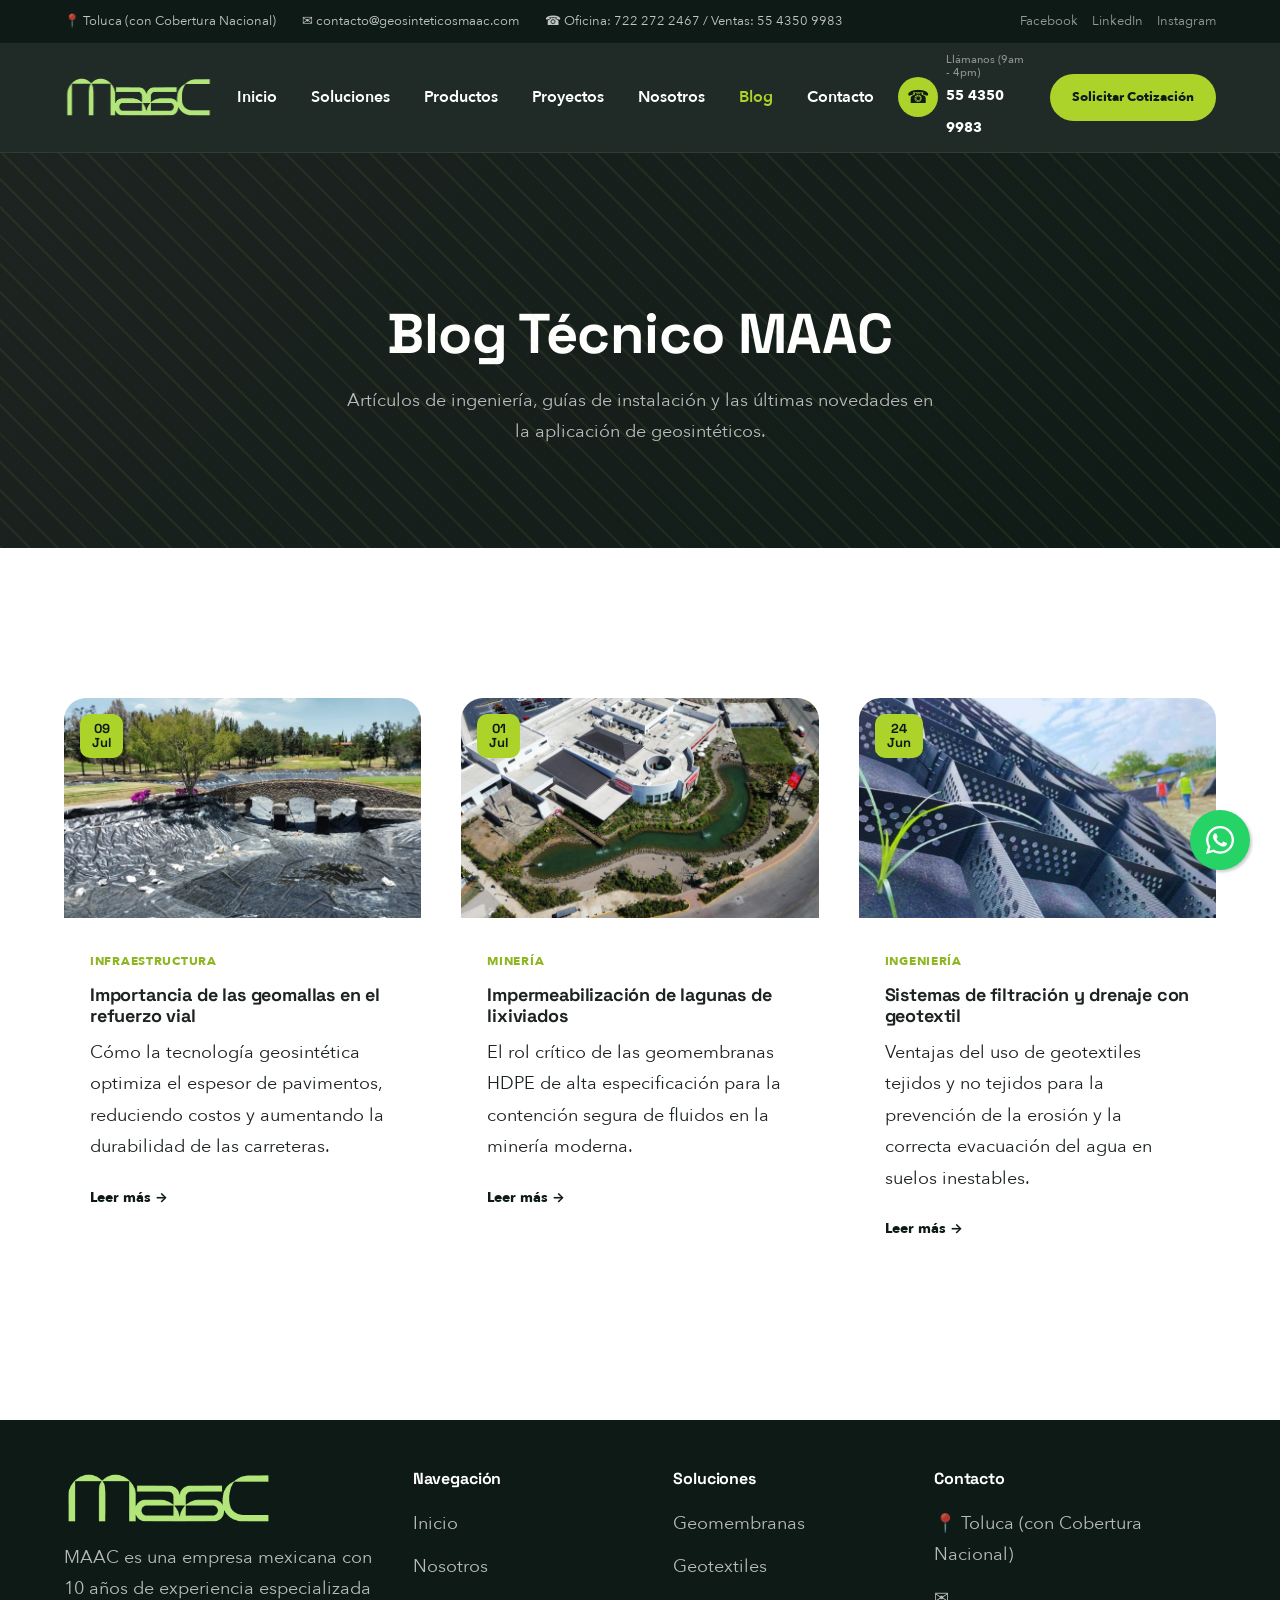
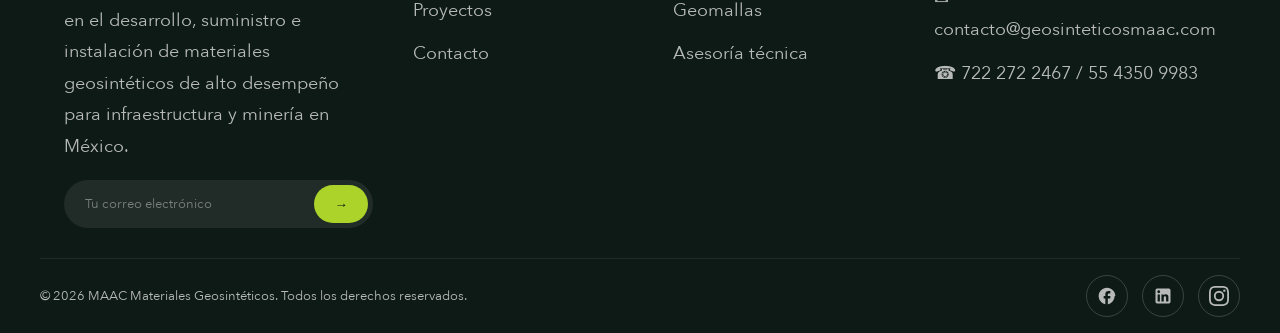
<file: blog.html>
<!DOCTYPE html>
<html lang="es">
<head>
<meta charset="UTF-8">
<meta name="viewport" content="width=device-width, initial-scale=1.0">
<title>Blog de Geosintéticos | Artículos Técnicos y Guías — MAAC</title>
<meta name="description" content="Blog técnico de MAAC: artículos sobre geomallas, geomembranas, geotextiles, estabilización de suelos e impermeabilización para infraestructura y minería en México.">
<meta name="keywords" content="blog geosintéticos, artículos técnicos, geomallas, geomembranas, geotextiles, infraestructura, México">
<meta name="author" content="MAAC Materiales Geosintéticos">
<meta name="robots" content="index, follow">
<link rel="canonical" href="https://geosinteticosmaac.com/blog">
<meta property="og:type" content="website">
<meta property="og:url" content="https://geosinteticosmaac.com/blog">
<meta property="og:title" content="Blog de Geosintéticos | Artículos Técnicos y Guías — MAAC">
<meta property="og:description" content="Artículos técnicos, guías de instalación y tendencias en geosintéticos para ingeniería civil, construcción y minería.">
<meta property="og:image" content="https://geosinteticosmaac.com/assets/img/og-image.jpg">
<meta property="og:locale" content="es_MX">
<meta property="og:site_name" content="MAAC Materiales Geosintéticos">
<meta name="twitter:card" content="summary_large_image">
<meta name="twitter:url" content="https://geosinteticosmaac.com/blog">
<meta name="twitter:title" content="Blog de Geosintéticos | Artículos Técnicos y Guías — MAAC">
<meta name="twitter:description" content="Artículos técnicos y guías sobre geosintéticos para infraestructura y minería.">
<meta name="twitter:image" content="https://geosinteticosmaac.com/assets/img/og-image.jpg">
<link rel="icon" type="image/png" href="assets/img/logo-dark.png">
<link rel="apple-touch-icon" href="assets/img/logo-dark.png">
<link rel="preconnect" href="https://fonts.googleapis.com">
<link rel="preconnect" href="https://fonts.gstatic.com" crossorigin>
<link href="https://fonts.googleapis.com/css2?family=Space+Grotesk:wght@500;600;700&family=Inter:wght@400;500;600;700;800&display=swap" rel="stylesheet">
<link rel="stylesheet" href="assets/css/style.css?v=20260716">
<style>
  /* Estilos específicos para la página de Blog */
  .page-hero {
    background: linear-gradient(135deg, var(--gris-carbon), var(--verde-profundo));
    padding: 150px 0 100px 0;
    text-align: center;
    position: relative;
    overflow: hidden;
  }
  .page-hero::after {
    content: ""; position: absolute; inset: 0; opacity: 0.08;
    background-image: repeating-linear-gradient(45deg, var(--verde-maac) 0 2px, transparent 2px 20px);
    pointer-events: none;
  }
  .page-hero h1 {
    font-size: clamp(36px, 5vw, 56px);
    line-height: 1.1;
    color: var(--blanco);
    margin-bottom: 20px;
    max-width: 800px;
    margin-left: auto;
    margin-right: auto;
  }
  .page-hero p {
    color: rgba(255,255,255,0.7);
    font-size: 18px;
    max-width: 600px;
    margin: 0 auto;
  }

  .blog-page-section {
    padding: 150px 0;
    background: var(--blanco);
  }
  
  .blog-grid {
    display: grid;
    grid-template-columns: repeat(3, 1fr);
    gap: 40px;
  }
  
  @media (max-width: 1024px) {
    .blog-grid { grid-template-columns: repeat(2, 1fr); }
  }
  @media (max-width: 768px) {
    .blog-grid { grid-template-columns: 1fr; }
  }
</style>
</head>
<body>

<!-- ============ TOPBAR ============ -->
<div class="topbar">
  <div class="container">
    <div class="topbar-info">
      <span>📍 Toluca (con Cobertura Nacional)</span>
      <span>✉ contacto@geosinteticosmaac.com</span>
      <span>☎ Oficina: 722 272 2467 / Ventas: 55 4350 9983</span>
    </div>
    <div class="topbar-social">
      <a href="#" target="_blank" rel="noopener">Facebook</a>
      <a href="#" target="_blank" rel="noopener">LinkedIn</a>
      <a href="#" target="_blank" rel="noopener">Instagram</a>
    </div>
  </div>
</div>

<!-- ============ HEADER ============ -->
<header class="site-header" id="siteHeader">
  <div class="container nav-wrap">
    <a href="/" class="logo"><img src="assets/img/logo-light.png" alt="MAAC Materiales Geosintéticos"></a>
    <nav>
      <ul class="main-nav" id="mainNav">
        <li><a href="/">Inicio</a></li>
        <li><a href="/soluciones">Soluciones</a></li>
        <li><a href="/productos">Productos</a></li>
        <li><a href="/proyectos">Proyectos</a></li>
        <li><a href="/nosotros">Nosotros</a></li>
        <li class="active"><a href="/blog">Blog</a></li>
        <li><a href="/contacto">Contacto</a></li>
      </ul>
    </nav>
    <div class="header-actions">
      <div class="header-phone">
        <a href="tel:5543509983" style="display:flex; align-items:center; gap:8px;">
          <span class="ic">☎</span>
          <span><small style="display:block; font-size:11px; opacity:0.7; line-height:1.2;">Llámanos (9am - 4pm)</small><strong style="font-size:14px; font-weight:700;">55 4350 9983</strong></span>
        </a>
      </div>
      <a href="/contacto" class="btn btn-primary btn-sm">Solicitar Cotización</a>
      <button class="burger" id="burgerBtn"><span></span><span></span><span></span></button>
    </div>
  </div>
</header>

<!-- ============ HERO BLOG ============ -->
<section class="page-hero">
  <div class="container">
    <h1>Blog Técnico MAAC</h1>
    <p>Artículos de ingeniería, guías de instalación y las últimas novedades en la aplicación de geosintéticos.</p>
  </div>
</section>

<!-- ============ LISTADO DE ARTÍCULOS ============ -->
<section class="blog-page-section">
  <div class="container">
    <div class="blog-grid">
      
      <!-- Artículo 1 -->
      <div class="blog-card reveal">
        <div class="ph" style="background-image: url('assets/img/Maac Geosinteticos5.jpeg'); background-size: cover; background-position: center;"><div class="blog-date">09<br>Jul</div></div>
        <div class="blog-body">
          <span class="blog-cat">Infraestructura</span>
          <h3>Importancia de las geomallas en el refuerzo vial</h3>
          <p>Cómo la tecnología geosintética optimiza el espesor de pavimentos, reduciendo costos y aumentando la durabilidad de las carreteras.</p>
          <a href="#" class="blog-read">Leer más →</a>
        </div>
      </div>

      <!-- Artículo 2 -->
      <div class="blog-card reveal">
        <div class="ph" style="background-image: url('assets/img/Maac Geosinteticos6.jpeg'); background-size: cover; background-position: center;"><div class="blog-date">01<br>Jul</div></div>
        <div class="blog-body">
          <span class="blog-cat">Minería</span>
          <h3>Impermeabilización de lagunas de lixiviados</h3>
          <p>El rol crítico de las geomembranas HDPE de alta especificación para la contención segura de fluidos en la minería moderna.</p>
          <a href="#" class="blog-read">Leer más →</a>
        </div>
      </div>

      <!-- Artículo 3 -->
      <div class="blog-card reveal">
        <div class="ph" style="background-image: url('assets/img/Maac Geosinteticos7.jpg'); background-size: cover; background-position: center;"><div class="blog-date">24<br>Jun</div></div>
        <div class="blog-body">
          <span class="blog-cat">Ingeniería</span>
          <h3>Sistemas de filtración y drenaje con geotextil</h3>
          <p>Ventajas del uso de geotextiles tejidos y no tejidos para la prevención de la erosión y la correcta evacuación del agua en suelos inestables.</p>
          <a href="#" class="blog-read">Leer más →</a>
        </div>
      </div>

    </div>
  </div>
</section>

<!-- ============ FOOTER ============ -->
<footer class="site-footer">
  <div class="container footer-grid">
    <div>
      <a href="/" class="logo"><img src="assets/img/logo-light.png" alt="MAAC" style="height:56px;margin-bottom:16px;"></a>
      <p>MAAC es una empresa mexicana con 10 años de experiencia especializada en el desarrollo, suministro e instalación de materiales geosintéticos de alto desempeño para infraestructura y minería en México.</p>
      <div class="newsletter-form">
        <input type="email" placeholder="Tu correo electrónico">
        <button>→</button>
      </div>
    </div>
    <div>
      <h4>Navegación</h4>
      <ul>
        <li><a href="/">Inicio</a></li>
        <li><a href="/nosotros">Nosotros</a></li>
        <li><a href="/proyectos">Proyectos</a></li>
        <li><a href="/contacto">Contacto</a></li>
      </ul>
    </div>
    <div>
      <h4>Soluciones</h4>
      <ul>
        <li><a href="/productos">Geomembranas</a></li>
        <li><a href="/productos">Geotextiles</a></li>
        <li><a href="/productos">Geomallas</a></li>
        <li><a href="/soluciones">Asesoría técnica</a></li>
      </ul>
    </div>
    <div>
      <h4>Contacto</h4>
      <ul class="footer-contact">
        <li>📍 Toluca (con Cobertura Nacional)</li>
        <li>✉ contacto@geosinteticosmaac.com</li>
        <li>☎ 722 272 2467 / 55 4350 9983</li>
      </ul>
    </div>
  </div>
  <div class="container footer-bottom">
    <span>© 2026 MAAC Materiales Geosintéticos. Todos los derechos reservados.</span>
    <div class="footer-social">
      <a href="#" target="_blank" rel="noopener" aria-label="Facebook">
        <svg viewBox="0 0 24 24" width="20" height="20" fill="currentColor"><path d="M22 12c0-5.52-4.48-10-10-10S2 6.48 2 12c0 4.84 3.44 8.87 8 9.8V15H8v-3h2V9.5C10 7.57 11.57 6 13.5 6H16v3h-2c-.55 0-1 .45-1 1v2h3v3h-3v6.95c4.56-.93 8-4.96 8-9.75z"/></svg>
      </a>
      <a href="#" target="_blank" rel="noopener" aria-label="LinkedIn">
        <svg viewBox="0 0 24 24" width="20" height="20" fill="currentColor"><path d="M19 3a2 2 0 0 1 2 2v14a2 2 0 0 1-2 2H5a2 2 0 0 1-2-2V5a2 2 0 0 1 2-2h14m-.5 15.5v-5.3a3.26 3.26 0 0 0-3.26-3.26c-.85 0-1.84.52-2.32 1.3v-1.11h-2.79v8.37h2.79v-4.93c0-.77.62-1.4 1.39-1.4a1.4 1.4 0 0 1 1.4 1.4v4.93h2.79M6.88 8.56a1.68 1.68 0 0 0 1.68-1.68c0-.93-.75-1.69-1.68-1.69a1.69 1.69 0 0 0-1.69 1.69c0 .93.76 1.68 1.69 1.68m1.39 9.94v-8.37H5.5v8.37h2.77z"/></svg>
      </a>
      <a href="#" target="_blank" rel="noopener" aria-label="Instagram">
        <svg viewBox="0 0 24 24" width="20" height="20" fill="currentColor"><path d="M12 2.163c3.204 0 3.584.012 4.85.07 3.252.148 4.771 1.691 4.919 4.919.058 1.265.069 1.645.069 4.849 0 3.205-.012 3.584-.069 4.849-.149 3.225-1.664 4.771-4.919 4.919-1.266.058-1.644.07-4.85.07-3.204 0-3.584-.012-4.849-.07-3.26-.149-4.771-1.699-4.919-4.92-.058-1.265-.07-1.644-.07-4.849 0-3.204.013-3.583.07-4.849.149-3.227 1.664-4.771 4.919-4.919 1.266-.057 1.645-.069 4.849-.069zM12 0C8.741 0 8.333.014 7.053.072 2.695.272.273 2.69.073 7.051.014 8.333 0 8.741 0 12c0 3.259.014 3.668.072 4.948.2 4.358 2.618 6.78 6.98 6.98 1.281.058 1.689.072 4.948.072 3.259 0 3.668-.014 4.948-.072 4.354-.2 6.782-2.618 6.979-6.98.059-1.28.073-1.689.073-4.948 0-3.259-.014-3.667-.072-4.947-.196-4.354-2.617-6.78-6.979-6.98C15.668.014 15.259 0 12 0zm0 5.838a6.162 6.162 0 1 0 0 12.324 6.162 6.162 0 0 0 0-12.324zM12 16a4 4 0 1 1 0-8 4 4 0 0 1 0 8zm6.406-11.845a1.44 1.44 0 1 0 0 2.881 1.44 1.44 0 0 0 0-2.881z"/></svg>
      </a>
    </div>
  </div>
</footer>

<!-- ============ WHATSAPP FLOATING BUTTON ============ -->
<a href="https://wa.me/525541806306?text=Hola,%20me%20gustaría%20solicitar%20asesoría%20sobre%20geosintéticos." class="whatsapp-float" target="_blank" rel="noopener" aria-label="Contacto por WhatsApp">
  <svg viewBox="0 0 448 512">
    <path d="M380.9 97.1C339 55.1 283.2 32 223.9 32c-122.4 0-222 99.6-222 222 0 39.1 10.2 77.3 29.6 111L0 480l117.7-30.9c32.4 17.7 68.9 27 106.1 27h.1c122.3 0 224.1-99.6 224.1-222 0-59.3-25.2-115-67.1-157zm-157 341.6c-33.2 0-65.7-8.9-94-25.7l-6.7-4-69.8 18.3L72 359.2l-4.4-7c-18.5-29.4-28.2-63.3-28.2-98.2 0-101.7 82.8-184.5 184.6-184.5 49.3 0 95.6 19.2 130.4 54.1 34.8 34.9 56.2 81.2 56.1 130.5 0 101.8-84.9 184.6-186.6 184.6zm101.2-138.2c-5.5-2.8-32.8-16.2-37.9-18-5.1-1.9-8.8-2.8-12.5 2.8-3.7 5.6-14.3 18-17.6 21.8-3.2 3.7-6.5 4.2-12 1.4-32.6-16.3-54-29.1-75.5-66-5.7-9.8 5.7-9.1 16.3-30.3 1.8-3.7 .9-6.9-.5-9.7-1.4-2.8-12.5-30.1-17.1-41.2-4.5-10.8-9.1-9.3-12.5-9.5-3.2-.2-6.9-.2-10.6-.2-3.7 0-9.7 1.4-14.8 6.9-5.1 5.6-19.4 19-19.4 46.3 0 27.3 19.9 53.7 22.6 57.4 2.8 3.7 39.1 59.7 94.8 83.8 35.2 15.2 49 16.5 66.6 13.9 10.7-1.6 32.8-13.4 37.4-26.4 4.6-13 4.6-24.1 3.2-26.4-1.3-2.5-5-3.9-10.5-6.6z"/>
  </svg>
 </a>

<script src="assets/js/main.js?v=20260716"></script>
</body>
</html>
</file>
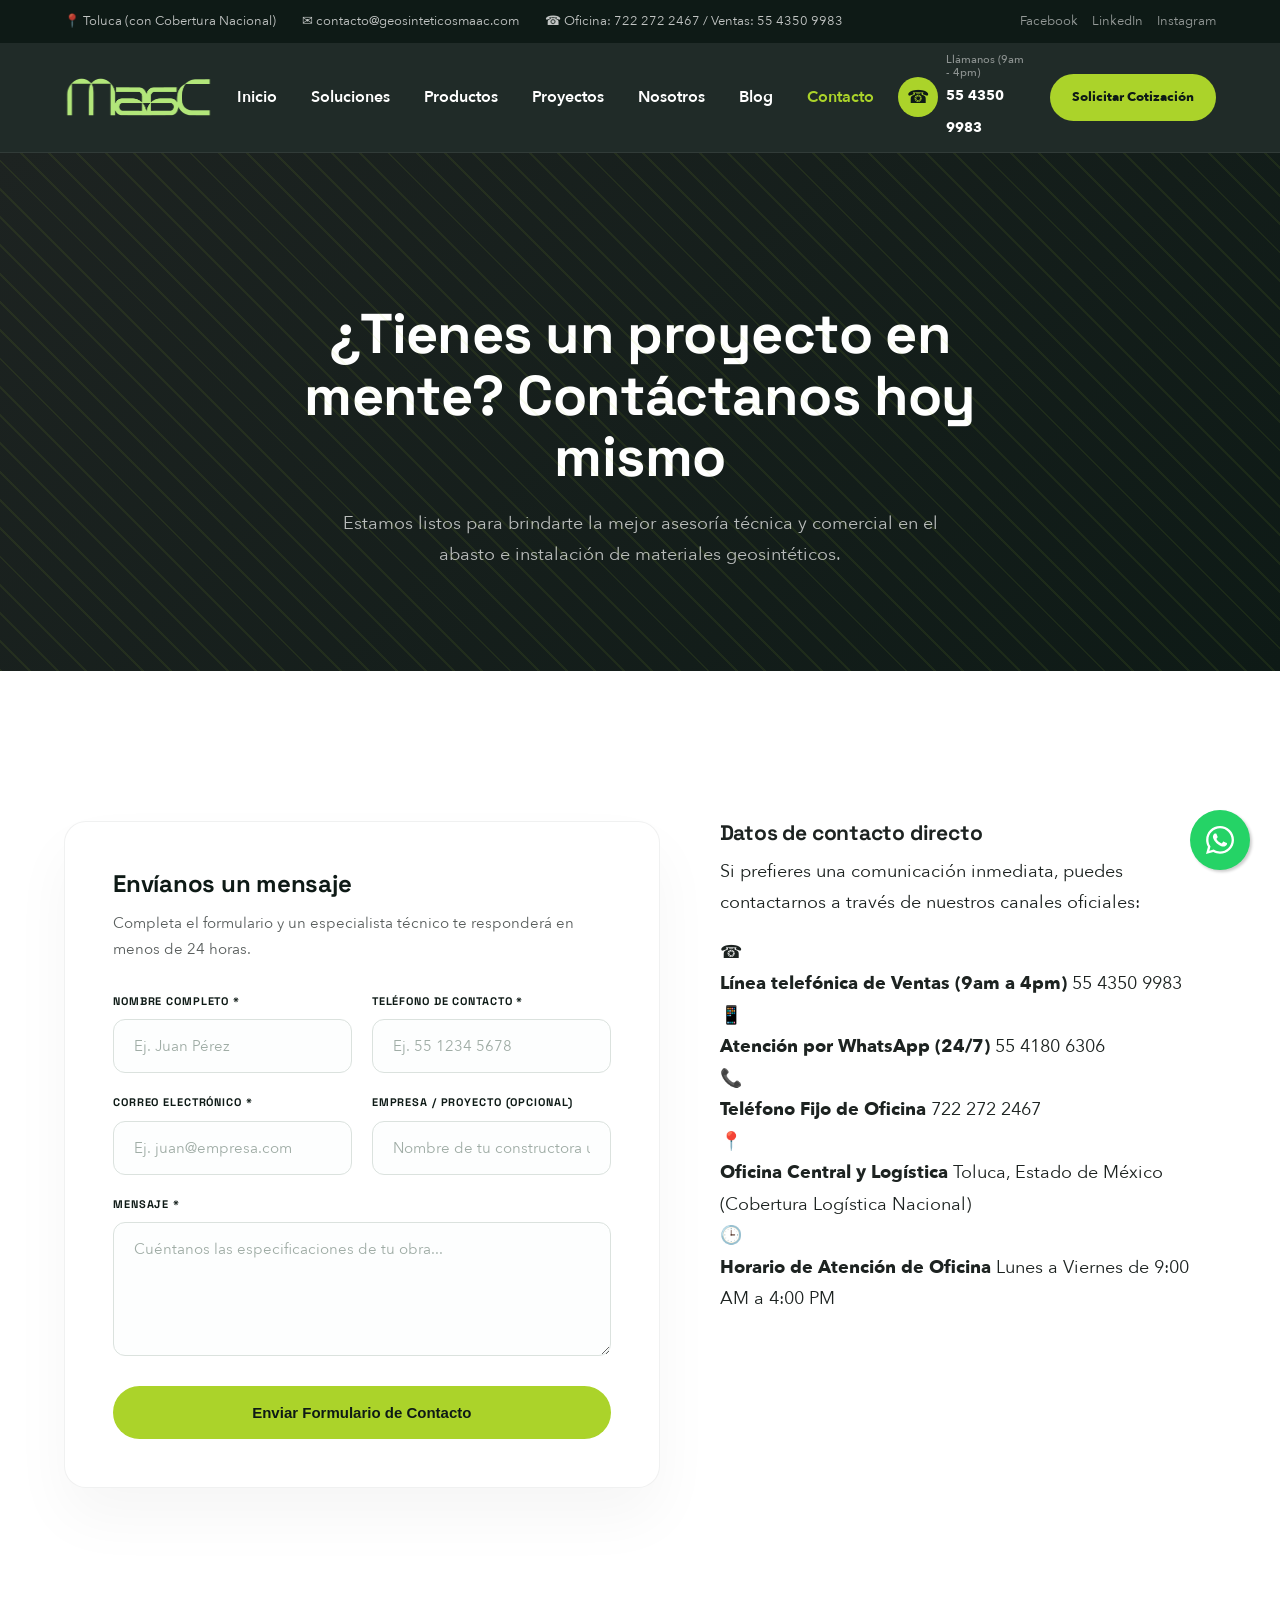
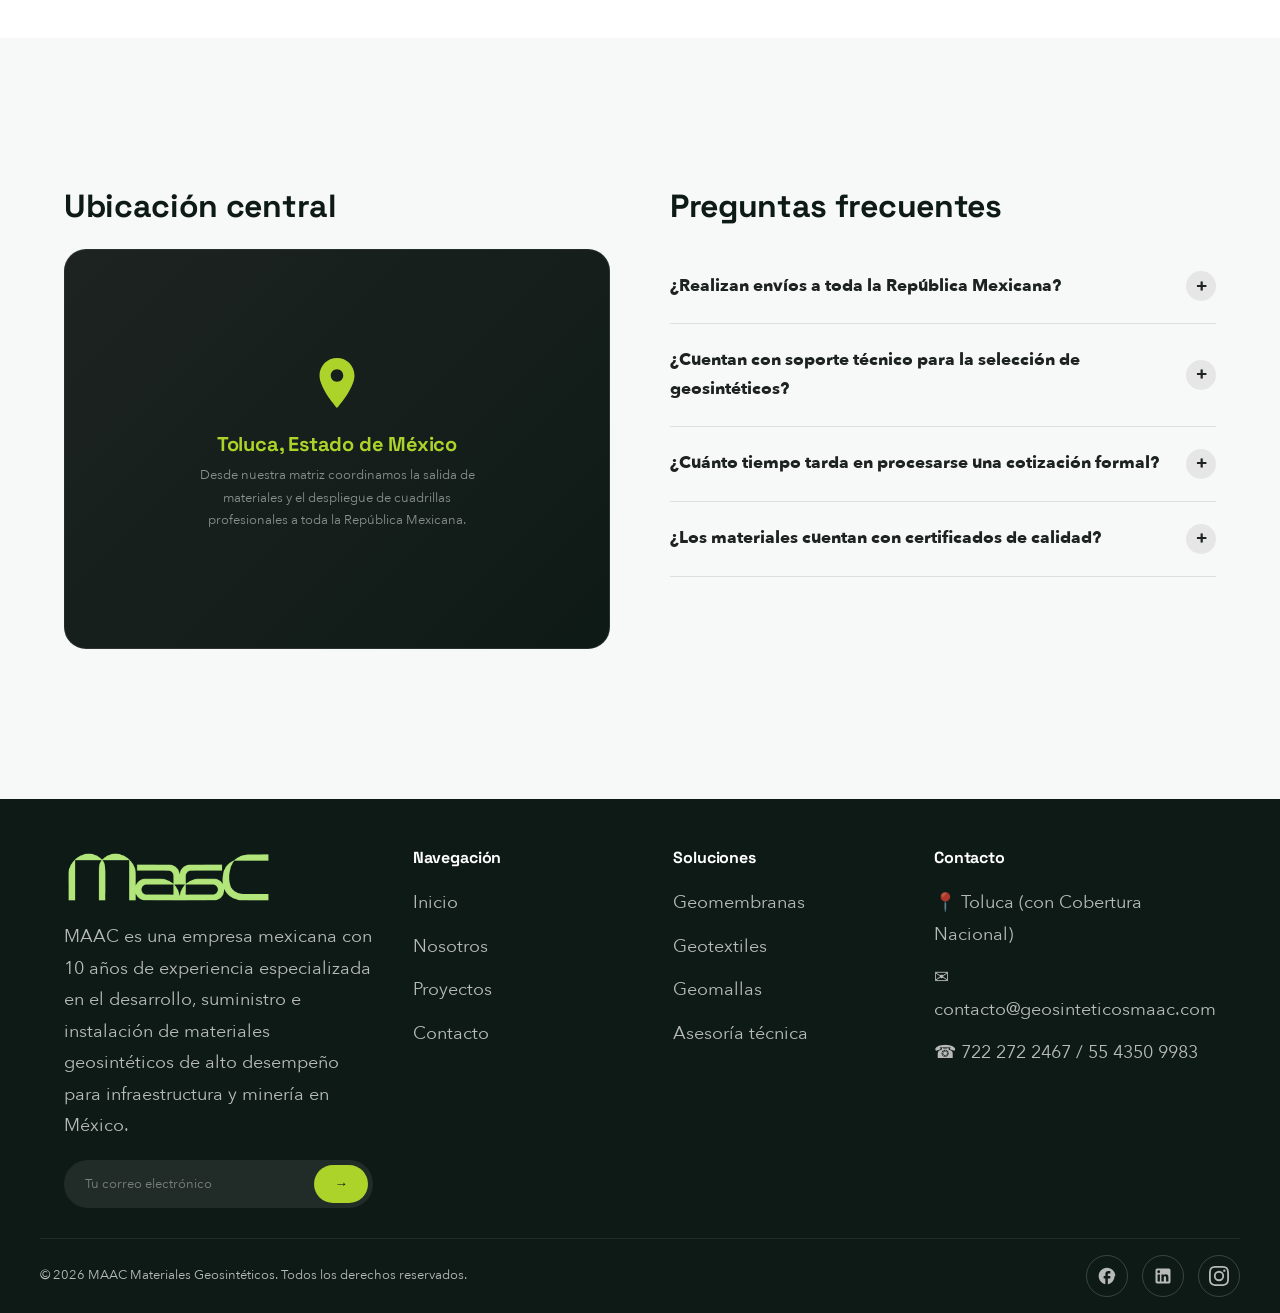
<file: contacto.html>
<!DOCTYPE html>
<html lang="es">
<head>
<meta charset="UTF-8">
<meta name="viewport" content="width=device-width, initial-scale=1.0">
<title>Contacto | Solicita Cotización de Geosintéticos — MAAC</title>
<meta name="description" content="Contacta a MAAC en Toluca, México. Solicita cotización de geomembranas, geotextiles y geomallas. Tel: 722 272 2467 y 55 4350 9983. Envíos a todo México.">
<meta name="keywords" content="contacto geosintéticos, cotización geomembranas, teléfono MAAC, Toluca, México">
<meta name="author" content="MAAC Materiales Geosintéticos">
<meta name="robots" content="index, follow">
<link rel="canonical" href="https://geosinteticosmaac.com/contacto">
<meta property="og:type" content="website">
<meta property="og:url" content="https://geosinteticosmaac.com/contacto">
<meta property="og:title" content="Contacto | Solicita Cotización de Geosintéticos — MAAC">
<meta property="og:description" content="Solicita asesoría y cotización para tu proyecto. MAAC está en Toluca con cobertura nacional. Tel: 55 4350 9983.">
<meta property="og:image" content="https://geosinteticosmaac.com/assets/img/og-image.jpg">
<meta property="og:locale" content="es_MX">
<meta property="og:site_name" content="MAAC Materiales Geosintéticos">
<meta name="twitter:card" content="summary_large_image">
<meta name="twitter:url" content="https://geosinteticosmaac.com/contacto">
<meta name="twitter:title" content="Contacto | Solicita Cotización de Geosintéticos — MAAC">
<meta name="twitter:description" content="Solicita asesoría y cotización para tu proyecto de infraestructura o minería.">
<meta name="twitter:image" content="https://geosinteticosmaac.com/assets/img/og-image.jpg">
<link rel="icon" type="image/png" href="assets/img/logo-dark.png">
<link rel="apple-touch-icon" href="assets/img/logo-dark.png">
<link rel="preconnect" href="https://fonts.googleapis.com">
<link rel="preconnect" href="https://fonts.gstatic.com" crossorigin>
<link href="https://fonts.googleapis.com/css2?family=Space+Grotesk:wght@500;600;700&family=Inter:wght@400;500;600;700;800&display=swap" rel="stylesheet">
<link rel="stylesheet" href="assets/css/style.css?v=20260716">
<style>
  /* Estilos específicos para la página de Contacto */
  .page-hero {
    background: linear-gradient(135deg, var(--gris-carbon), var(--verde-profundo));
    padding: 150px 0 100px 0;
    text-align: center;
    position: relative;
    overflow: hidden;
  }
  .page-hero::after {
    content: ""; position: absolute; inset: 0; opacity: 0.08;
    background-image: repeating-linear-gradient(45deg, var(--verde-maac) 0 2px, transparent 2px 20px);
    pointer-events: none;
  }
  .page-hero h1 {
    font-size: clamp(36px, 5vw, 56px);
    line-height: 1.1;
    color: var(--blanco);
    margin-bottom: 20px;
    max-width: 800px;
    margin-left: auto;
    margin-right: auto;
  }
  .page-hero p {
    color: rgba(255,255,255,0.7);
    font-size: 18px;
    max-width: 600px;
    margin: 0 auto;
  }

  .contact-main-section {
    padding: 150px 0;
    background: var(--blanco);
  }
  
  /* FAQs en la página de contacto */
  .contact-faq-section {
    padding: 150px 0;
    background: #f7f9f8;
  }
  .contact-faq-grid {
    display: grid;
    grid-template-columns: 1fr 1fr;
    gap: 60px;
  }
  
  /* Mapa estético */
  .map-container {
    height: 400px;
    background: linear-gradient(135deg, #1D2321, #0E1A16);
    border-radius: var(--radius-lg);
    border: 1px solid rgba(255,255,255,0.08);
    display: flex;
    flex-direction: column;
    align-items: center;
    justify-content: center;
    text-align: center;
    color: var(--blanco);
    position: relative;
    overflow: hidden;
  }
  .map-container svg {
    width: 60px;
    height: 60px;
    fill: var(--verde-maac);
    margin-bottom: 20px;
  }
  .map-container h4 {
    font-size: 20px;
    color: var(--verde-maac);
    margin-bottom: 8px;
  }
  .map-container p {
    font-size: 13px;
    color: rgba(255,255,255,0.5);
    max-width: 300px;
  }
  
  @media (max-width: 1024px) {
    .contact-faq-grid { grid-template-columns: 1fr; gap: 40px; }
  }
</style>
</head>
<body>

<!-- ============ TOPBAR ============ -->
<div class="topbar">
  <div class="container">
    <div class="topbar-info">
      <span>📍 Toluca (con Cobertura Nacional)</span>
      <span>✉ contacto@geosinteticosmaac.com</span>
      <span>☎ Oficina: 722 272 2467 / Ventas: 55 4350 9983</span>
    </div>
    <div class="topbar-social">
      <a href="#" target="_blank" rel="noopener">Facebook</a>
      <a href="#" target="_blank" rel="noopener">LinkedIn</a>
      <a href="#" target="_blank" rel="noopener">Instagram</a>
    </div>
  </div>
</div>

<!-- ============ HEADER ============ -->
<header class="site-header" id="siteHeader">
  <div class="container nav-wrap">
    <a href="/" class="logo"><img src="assets/img/logo-light.png" alt="MAAC Materiales Geosintéticos"></a>
    <nav>
      <ul class="main-nav" id="mainNav">
        <li><a href="/">Inicio</a></li>
        <li><a href="/soluciones">Soluciones</a></li>
        <li><a href="/productos">Productos</a></li>
        <li><a href="/proyectos">Proyectos</a></li>
        <li><a href="/nosotros">Nosotros</a></li>
        <li><a href="/blog">Blog</a></li>
        <li class="active"><a href="/contacto">Contacto</a></li>
      </ul>
    </nav>
    <div class="header-actions">
      <div class="header-phone">
        <a href="tel:5543509983" style="display:flex; align-items:center; gap:8px;">
          <span class="ic">☎</span>
          <span><small style="display:block; font-size:11px; opacity:0.7; line-height:1.2;">Llámanos (9am - 4pm)</small><strong style="font-size:14px; font-weight:700;">55 4350 9983</strong></span>
        </a>
      </div>
      <a href="#contactoFormSec" class="btn btn-primary btn-sm">Solicitar Cotización</a>
      <button class="burger" id="burgerBtn"><span></span><span></span><span></span></button>
    </div>
  </div>
</header>

<!-- ============ HERO CONTACTO ============ -->
<section class="page-hero">
  <div class="container">
    <h1>¿Tienes un proyecto en mente? Contáctanos hoy mismo</h1>
    <p>Estamos listos para brindarte la mejor asesoría técnica y comercial en el abasto e instalación de materiales geosintéticos.</p>
  </div>
</section>

<!-- ============ SECCIÓN FORMULARIO Y DATOS ============ -->
<section class="contact-main-section" id="contactoFormSec">
  <div class="container contact-grid">
    
    <!-- Bloque de Formulario de Contacto -->
    <div class="contact-form-wrap reveal">
      <h3>Envíanos un mensaje</h3>
      <p>Completa el formulario y un especialista técnico te responderá en menos de 24 horas.</p>
      
      <form id="contactForm" action="https://formspree.io/f/your-formspree-id" method="POST">
        <!-- Campo oculto para Formspree (el email a.chavez@geosinteticosmaac.com se configura del lado de Formspree) -->
        <input type="hidden" name="_to" value="a.chavez@geosinteticosmaac.com">
        
        <div class="form-grid">
          <div>
            <label for="name">Nombre completo *</label>
            <input type="text" id="name" name="name" placeholder="Ej. Juan Pérez" required>
          </div>
          <div>
            <label for="phone">Teléfono de contacto *</label>
            <input type="tel" id="phone" name="phone" placeholder="Ej. 55 1234 5678" required>
          </div>
        </div>
        <div class="form-grid">
          <div>
            <label for="email">Correo electrónico *</label>
            <input type="email" id="email" name="email" placeholder="Ej. juan@empresa.com" required>
          </div>
          <div>
            <label for="company">Empresa / Proyecto (Opcional)</label>
            <input type="text" id="company" name="company" placeholder="Nombre de tu constructora u obra">
          </div>
        </div>
        <div>
          <label for="message">Mensaje *</label>
          <textarea id="message" name="message" rows="5" placeholder="Cuéntanos las especificaciones de tu obra..." required></textarea>
        </div>
        
        <button type="submit" class="btn btn-primary" style="width:100%; justify-content:center; padding:16px;">Enviar Formulario de Contacto</button>
        <div id="formFeedback" class="form-feedback"></div>
      </form>
    </div>

    <!-- Bloque de Información de Contacto Directo -->
    <div class="contact-info-wrap reveal">
      <h3>Datos de contacto directo</h3>
      <p>Si prefieres una comunicación inmediata, puedes contactarnos a través de nuestros canales oficiales:</p>
      
      <div class="contact-card-item">
        <div class="icon">☎</div>
        <div>
          <strong>Línea telefónica de Ventas (9am a 4pm)</strong>
          <span>55 4350 9983</span>
        </div>
      </div>
      
      <div class="contact-card-item">
        <div class="icon">📱</div>
        <div>
          <strong>Atención por WhatsApp (24/7)</strong>
          <span>55 4180 6306</span>
        </div>
      </div>

      <div class="contact-card-item">
        <div class="icon">📞</div>
        <div>
          <strong>Teléfono Fijo de Oficina</strong>
          <span>722 272 2467</span>
        </div>
      </div>

      <div class="contact-card-item">
        <div class="icon">📍</div>
        <div>
          <strong>Oficina Central y Logística</strong>
          <span>Toluca, Estado de México (Cobertura Logística Nacional)</span>
        </div>
      </div>
      
      <div class="contact-card-item" style="border-bottom:none; padding-bottom:0;">
        <div class="icon">🕒</div>
        <div>
          <strong>Horario de Atención de Oficina</strong>
          <span>Lunes a Viernes de 9:00 AM a 4:00 PM</span>
        </div>
      </div>
    </div>
  </div>
</section>

<!-- ============ MAPA Y PREGUNTAS FRECUENTES (FAQS) ============ -->
<section class="contact-faq-section">
  <div class="container contact-faq-grid">
    
    <!-- Mapa de Ubicación -->
    <div class="reveal">
      <h2 style="color:var(--verde-profundo); margin-bottom:24px; font-size:32px;">Ubicación central</h2>
      <div class="map-container">
        <svg viewBox="0 0 24 24">
          <path d="M12 2C8.13 2 5 5.13 5 9c0 5.25 7 13 7 13s7-7.75 7-13c0-3.87-3.13-7-7-7zm0 9.5c-1.38 0-2.5-1.12-2.5-2.5s1.12-2.5 2.5-2.5 2.5 1.12 2.5 2.5-1.12 2.5-2.5 2.5z"/>
        </svg>
        <h4>Toluca, Estado de México</h4>
        <p>Desde nuestra matriz coordinamos la salida de materiales y el despliegue de cuadrillas profesionales a toda la República Mexicana.</p>
      </div>
    </div>

    <!-- Acordeón de FAQs -->
    <div class="reveal">
      <h2 style="color:var(--verde-profundo); margin-bottom:24px; font-size:32px;">Preguntas frecuentes</h2>
      <div class="faq-list" style="max-width:100%;">
        
        <div class="faq-item">
          <div class="faq-q">¿Realizan envíos a toda la República Mexicana? <span class="plus">+</span></div>
          <div class="faq-a"><p>Sí, brindamos cobertura logística integral. Suministramos y transportamos materiales certificados a cualquier obra o mina en todo el territorio mexicano con tiempos de entrega garantizados.</p></div>
        </div>

        <div class="faq-item">
          <div class="faq-q">¿Cuentan con soporte técnico para la selección de geosintéticos? <span class="plus">+</span></div>
          <div class="faq-a"><p>Por supuesto. Nuestro equipo de ingenieros especializados te guiará sin costo alguno para analizar las condiciones de tu proyecto y recomendar la geomembrana, geotextil o geomalla idónea bajo normativas vigentes.</p></div>
        </div>

        <div class="faq-item">
          <div class="faq-q">¿Cuánto tiempo tarda en procesarse una cotización formal? <span class="plus">+</span></div>
          <div class="faq-a"><p>Generalmente enviamos cotizaciones y fichas técnicas en menos de 24 horas hábiles una vez recibidas las especificaciones y volúmenes de tu obra.</p></div>
        </div>

        <div class="faq-item">
          <div class="faq-q">¿Los materiales cuentan con certificados de calidad? <span class="plus">+</span></div>
          <div class="faq-a"><p>Sí, todos nuestros materiales cumplen estrictamente con los estándares internacionales y normativas de la industria. Entregamos certificados de lote y resultados de laboratorio en cada despacho.</p></div>
        </div>

      </div>
    </div>

  </div>
</section>

<!-- ============ FOOTER ============ -->
<footer class="site-footer">
  <div class="container footer-grid">
    <div>
      <a href="/" class="logo"><img src="assets/img/logo-light.png" alt="MAAC" style="height:56px;margin-bottom:16px;"></a>
      <p>MAAC es una empresa mexicana con 10 años de experiencia especializada en el desarrollo, suministro e instalación de materiales geosintéticos de alto desempeño para infraestructura y minería en México.</p>
      <div class="newsletter-form">
        <input type="email" placeholder="Tu correo electrónico">
        <button>→</button>
      </div>
    </div>
    <div>
      <h4>Navegación</h4>
      <ul>
        <li><a href="/">Inicio</a></li>
        <li><a href="/nosotros">Nosotros</a></li>
        <li><a href="/proyectos">Proyectos</a></li>
        <li><a href="/contacto">Contacto</a></li>
      </ul>
    </div>
    <div>
      <h4>Soluciones</h4>
      <ul>
        <li><a href="/productos">Geomembranas</a></li>
        <li><a href="/productos">Geotextiles</a></li>
        <li><a href="/productos">Geomallas</a></li>
        <li><a href="/soluciones">Asesoría técnica</a></li>
      </ul>
    </div>
    <div>
      <h4>Contacto</h4>
      <ul class="footer-contact">
        <li>📍 Toluca (con Cobertura Nacional)</li>
        <li>✉ contacto@geosinteticosmaac.com</li>
        <li>☎ 722 272 2467 / 55 4350 9983</li>
      </ul>
    </div>
  </div>
  <div class="container footer-bottom">
    <span>© 2026 MAAC Materiales Geosintéticos. Todos los derechos reservados.</span>
    <div class="footer-social">
      <a href="#" target="_blank" rel="noopener" aria-label="Facebook">
        <svg viewBox="0 0 24 24" width="20" height="20" fill="currentColor"><path d="M22 12c0-5.52-4.48-10-10-10S2 6.48 2 12c0 4.84 3.44 8.87 8 9.8V15H8v-3h2V9.5C10 7.57 11.57 6 13.5 6H16v3h-2c-.55 0-1 .45-1 1v2h3v3h-3v6.95c4.56-.93 8-4.96 8-9.75z"/></svg>
      </a>
      <a href="#" target="_blank" rel="noopener" aria-label="LinkedIn">
        <svg viewBox="0 0 24 24" width="20" height="20" fill="currentColor"><path d="M19 3a2 2 0 0 1 2 2v14a2 2 0 0 1-2 2H5a2 2 0 0 1-2-2V5a2 2 0 0 1 2-2h14m-.5 15.5v-5.3a3.26 3.26 0 0 0-3.26-3.26c-.85 0-1.84.52-2.32 1.3v-1.11h-2.79v8.37h2.79v-4.93c0-.77.62-1.4 1.39-1.4a1.4 1.4 0 0 1 1.4 1.4v4.93h2.79M6.88 8.56a1.68 1.68 0 0 0 1.68-1.68c0-.93-.75-1.69-1.68-1.69a1.69 1.69 0 0 0-1.69 1.69c0 .93.76 1.68 1.69 1.68m1.39 9.94v-8.37H5.5v8.37h2.77z"/></svg>
      </a>
      <a href="#" target="_blank" rel="noopener" aria-label="Instagram">
        <svg viewBox="0 0 24 24" width="20" height="20" fill="currentColor"><path d="M12 2.163c3.204 0 3.584.012 4.85.07 3.252.148 4.771 1.691 4.919 4.919.058 1.265.069 1.645.069 4.849 0 3.205-.012 3.584-.069 4.849-.149 3.225-1.664 4.771-4.919 4.919-1.266.058-1.644.07-4.85.07-3.204 0-3.584-.012-4.849-.07-3.26-.149-4.771-1.699-4.919-4.92-.058-1.265-.07-1.644-.07-4.849 0-3.204.013-3.583.07-4.849.149-3.227 1.664-4.771 4.919-4.919 1.266-.057 1.645-.069 4.849-.069zM12 0C8.741 0 8.333.014 7.053.072 2.695.272.273 2.69.073 7.051.014 8.333 0 8.741 0 12c0 3.259.014 3.668.072 4.948.2 4.358 2.618 6.78 6.98 6.98 1.281.058 1.689.072 4.948.072 3.259 0 3.668-.014 4.948-.072 4.354-.2 6.782-2.618 6.979-6.98.059-1.28.073-1.689.073-4.948 0-3.259-.014-3.667-.072-4.947-.196-4.354-2.617-6.78-6.979-6.98C15.668.014 15.259 0 12 0zm0 5.838a6.162 6.162 0 1 0 0 12.324 6.162 6.162 0 0 0 0-12.324zM12 16a4 4 0 1 1 0-8 4 4 0 0 1 0 8zm6.406-11.845a1.44 1.44 0 1 0 0 2.881 1.44 1.44 0 0 0 0-2.881z"/></svg>
      </a>
    </div>
  </div>
</footer>

<!-- ============ WHATSAPP FLOATING BUTTON ============ -->
<a href="https://wa.me/525541806306?text=Hola,%20me%20gustaría%20solicitar%20asesoría%20sobre%20geosintéticos." class="whatsapp-float" target="_blank" rel="noopener" aria-label="Contacto por WhatsApp">
  <svg viewBox="0 0 448 512">
    <path d="M380.9 97.1C339 55.1 283.2 32 223.9 32c-122.4 0-222 99.6-222 222 0 39.1 10.2 77.3 29.6 111L0 480l117.7-30.9c32.4 17.7 68.9 27 106.1 27h.1c122.3 0 224.1-99.6 224.1-222 0-59.3-25.2-115-67.1-157zm-157 341.6c-33.2 0-65.7-8.9-94-25.7l-6.7-4-69.8 18.3L72 359.2l-4.4-7c-18.5-29.4-28.2-63.3-28.2-98.2 0-101.7 82.8-184.5 184.6-184.5 49.3 0 95.6 19.2 130.4 54.1 34.8 34.9 56.2 81.2 56.1 130.5 0 101.8-84.9 184.6-186.6 184.6zm101.2-138.2c-5.5-2.8-32.8-16.2-37.9-18-5.1-1.9-8.8-2.8-12.5 2.8-3.7 5.6-14.3 18-17.6 21.8-3.2 3.7-6.5 4.2-12 1.4-32.6-16.3-54-29.1-75.5-66-5.7-9.8 5.7-9.1 16.3-30.3 1.8-3.7 .9-6.9-.5-9.7-1.4-2.8-12.5-30.1-17.1-41.2-4.5-10.8-9.1-9.3-12.5-9.5-3.2-.2-6.9-.2-10.6-.2-3.7 0-9.7 1.4-14.8 6.9-5.1 5.6-19.4 19-19.4 46.3 0 27.3 19.9 53.7 22.6 57.4 2.8 3.7 39.1 59.7 94.8 83.8 35.2 15.2 49 16.5 66.6 13.9 10.7-1.6 32.8-13.4 37.4-26.4 4.6-13 4.6-24.1 3.2-26.4-1.3-2.5-5-3.9-10.5-6.6z"/>
  </svg>
 </a>

<script src="assets/js/main.js?v=20260716"></script>
</body>
</html>
</file>
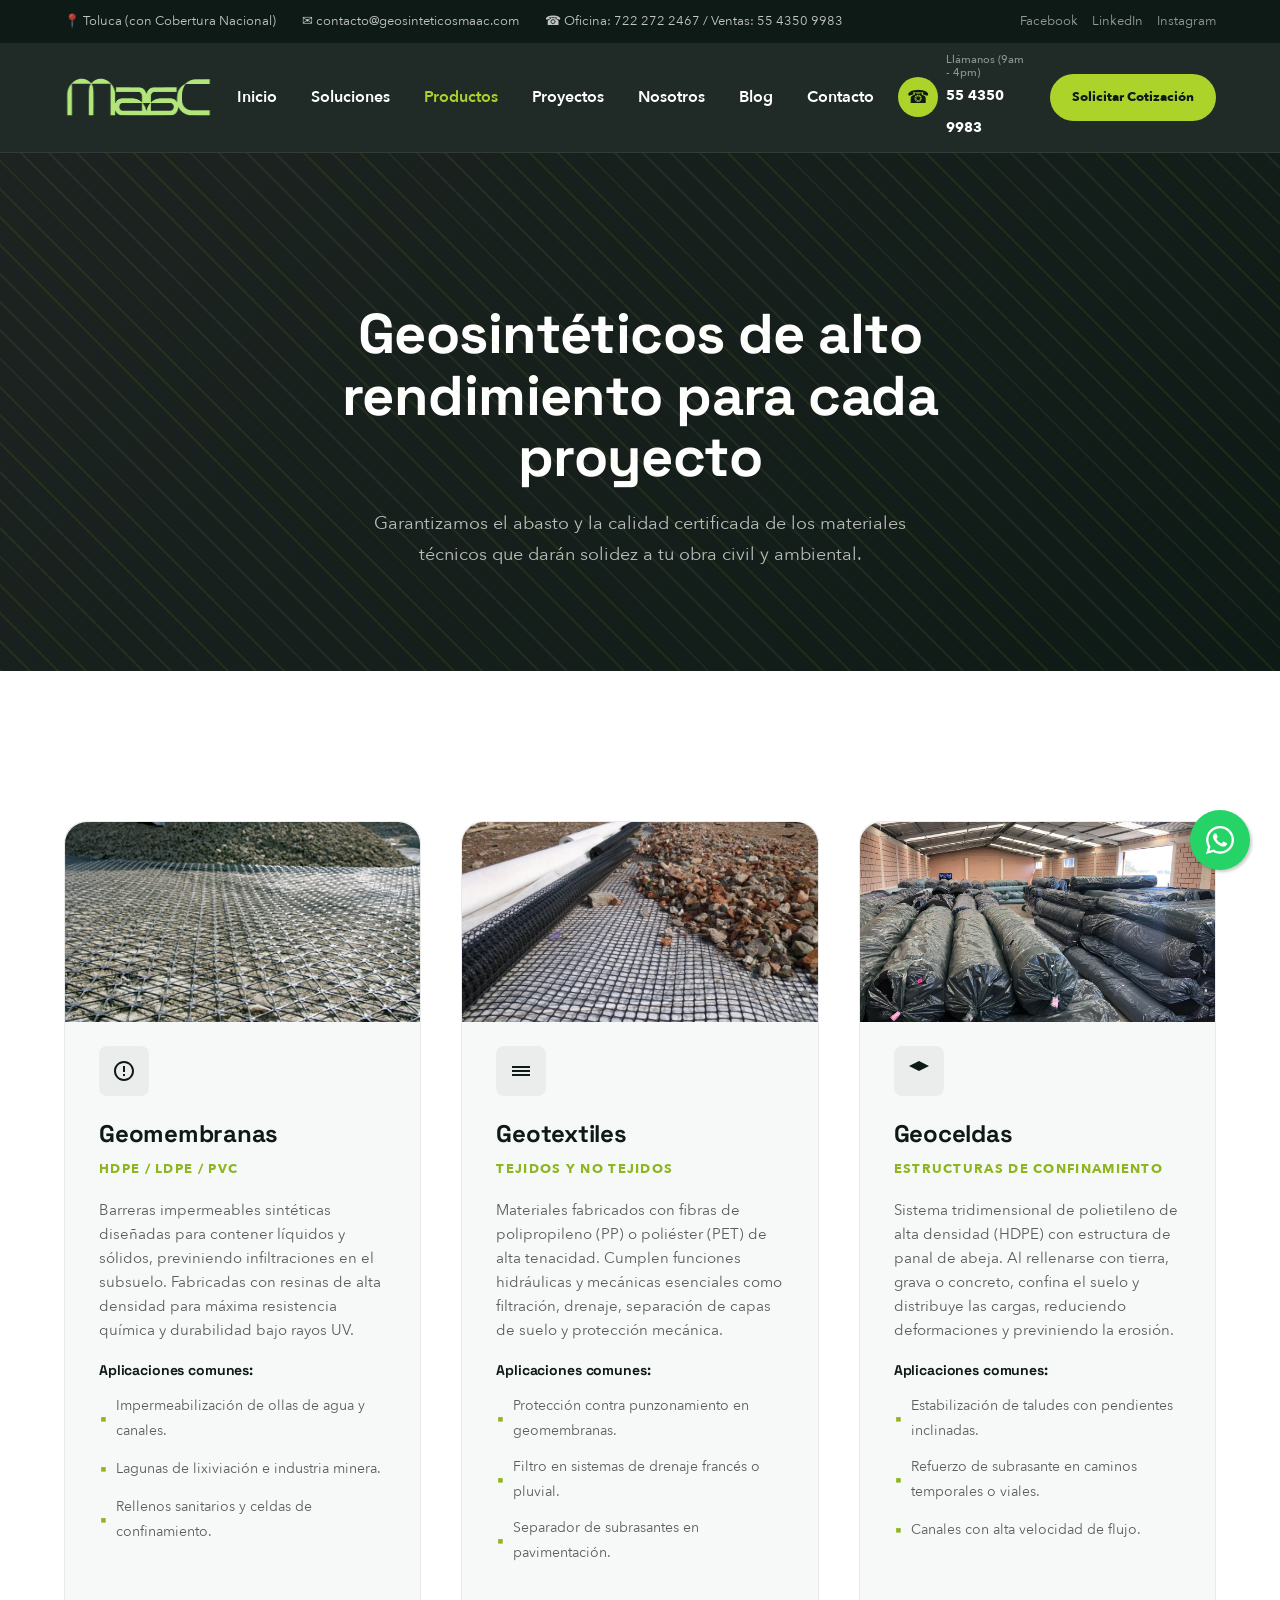
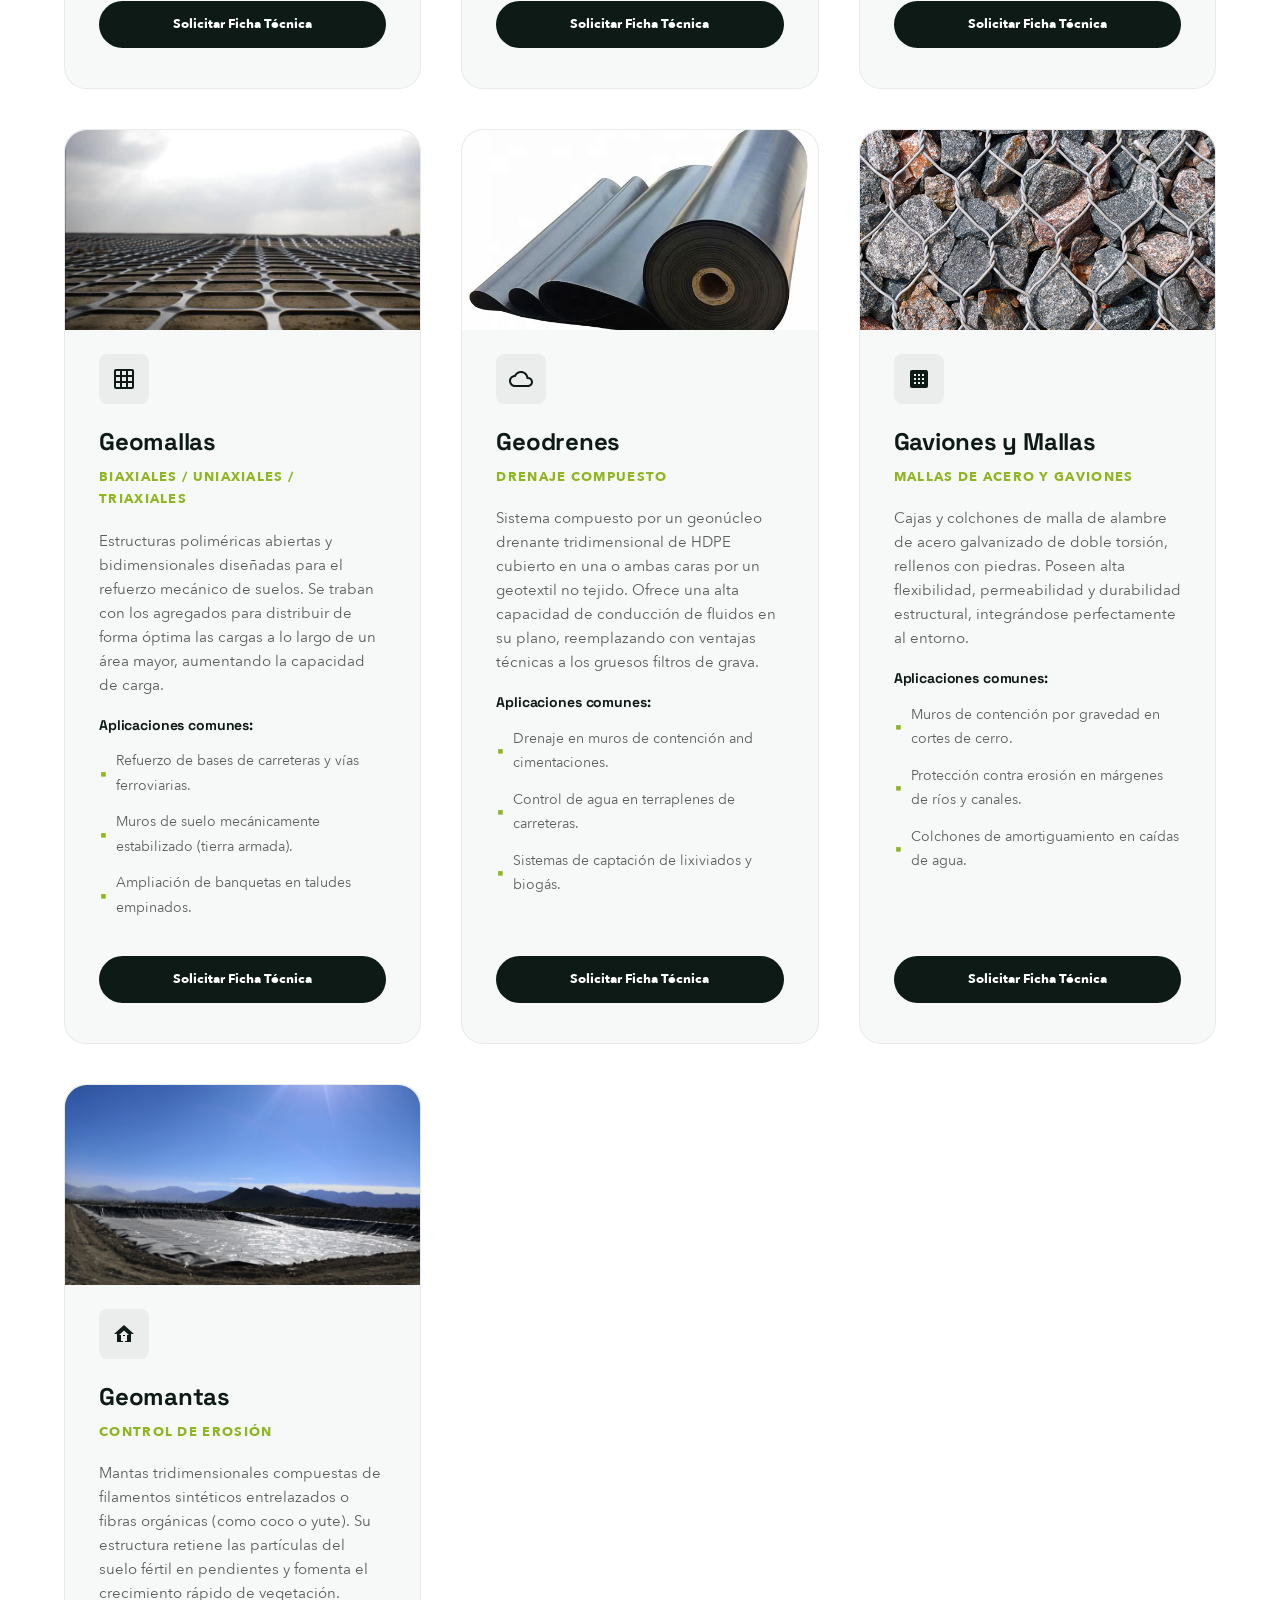
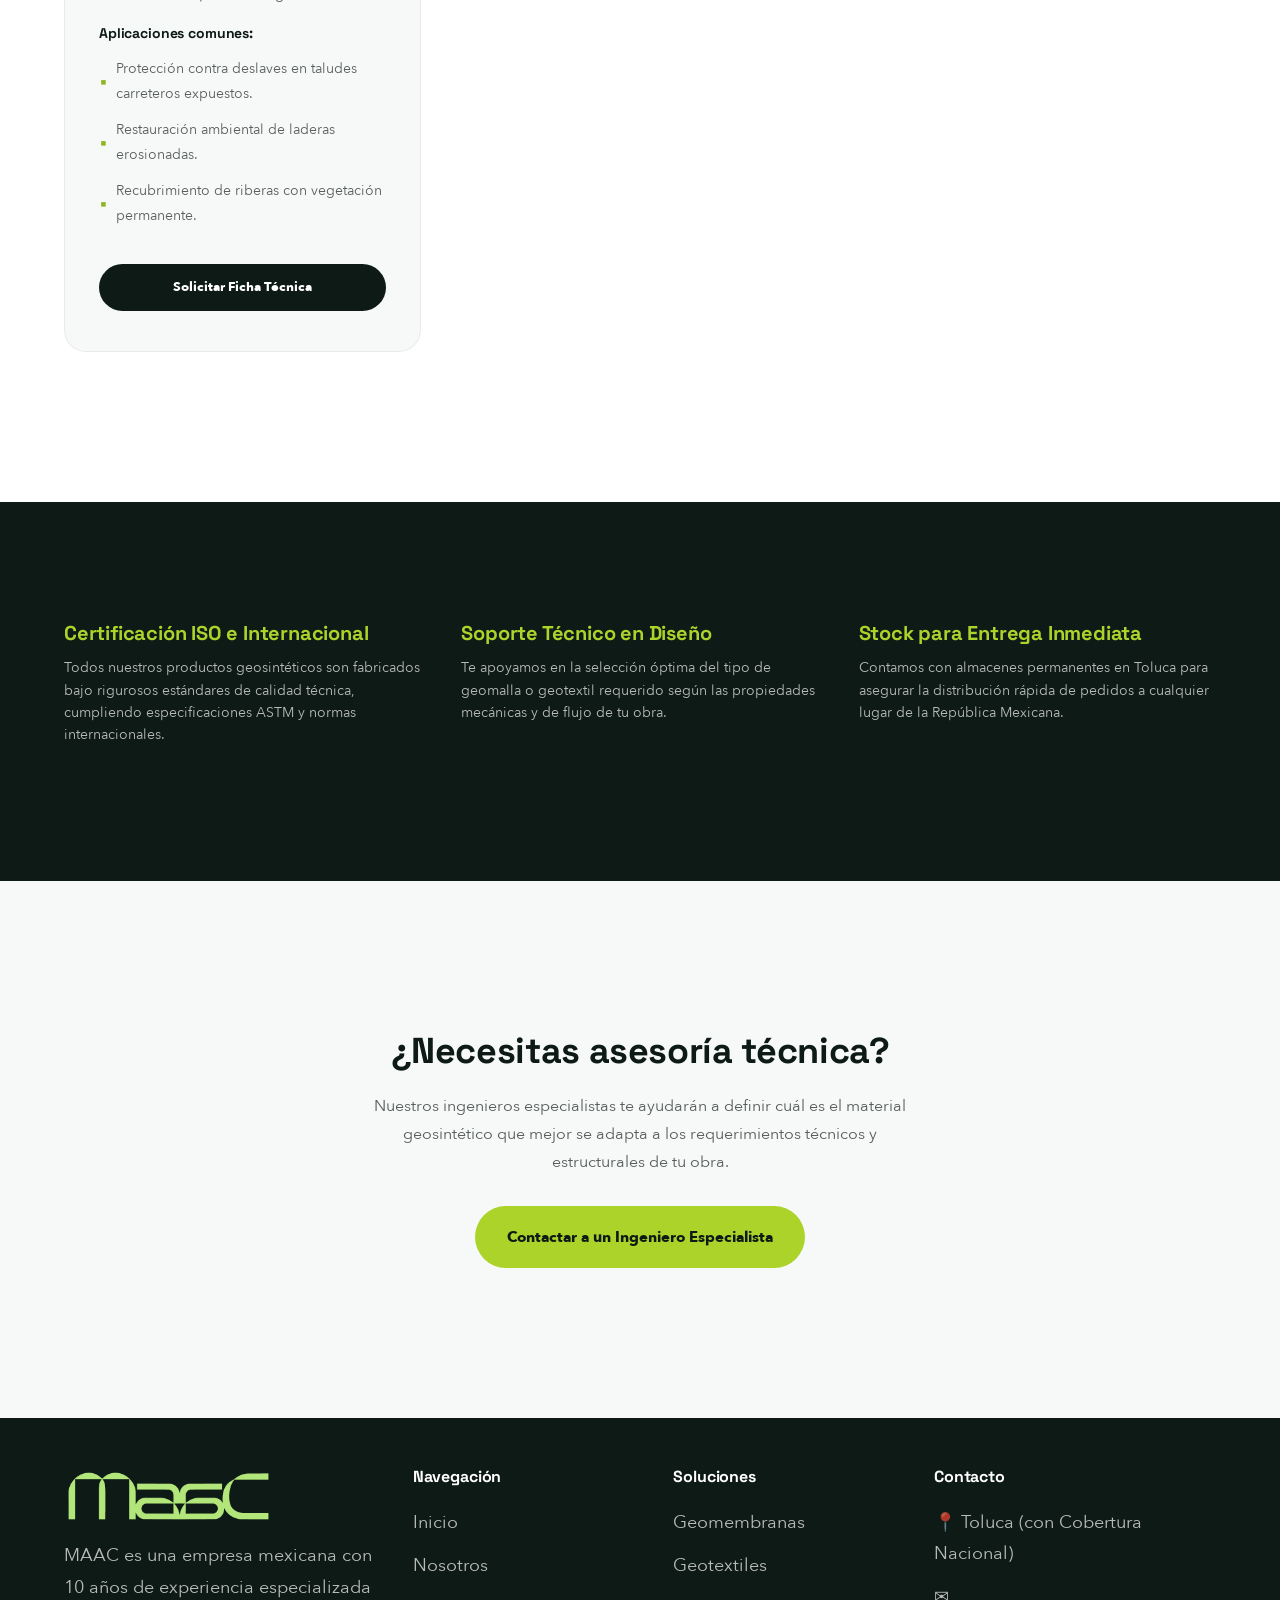
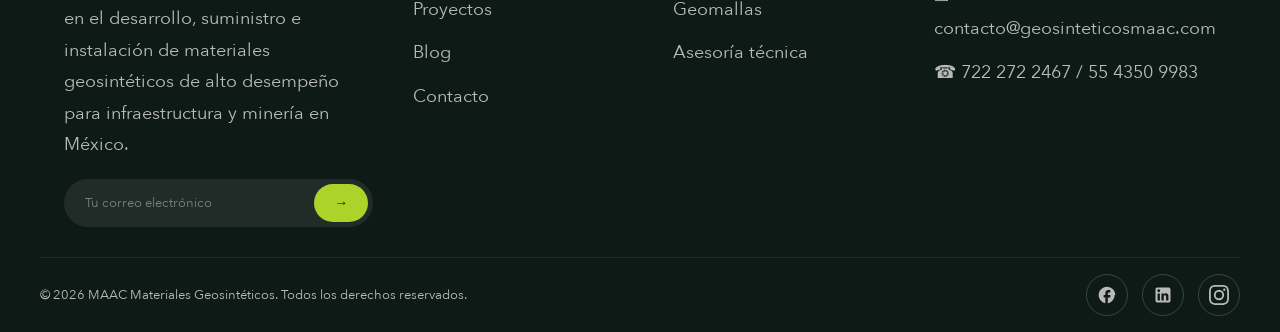
<file: productos.html>
<!DOCTYPE html>
<html lang="es">
<head>
<meta charset="UTF-8">
<meta name="viewport" content="width=device-width, initial-scale=1.0">
<title>Productos Geosintéticos | Geomembranas, Geotextiles, Geomallas — MAAC</title>
<meta name="description" content="Catálogo de geosintéticos: geomembranas HDPE/LDPE/PVC, geotextiles tejidos y no tejidos, geoceldas, geomallas biaxiales/uniaxiales/triaxiales, geodrenes y gaviones. Fichas técnicas certificadas.">
<meta name="keywords" content="geomembranas HDPE, geotextiles, geomallas, geoceldas, geodrenes, gaviones, geosintéticos, catálogo, ficha técnica, México, MAAC">
<meta name="author" content="MAAC Materiales Geosintéticos">
<meta name="robots" content="index, follow">
<link rel="canonical" href="https://geosinteticosmaac.com/productos">
<!-- Open Graph -->
<meta property="og:type" content="website">
<meta property="og:url" content="https://geosinteticosmaac.com/productos">
<meta property="og:title" content="Productos Geosintéticos | Geomembranas, Geotextiles, Geomallas — MAAC">
<meta property="og:description" content="Catálogo completo de geosintéticos certificados: geomembranas, geotextiles, geoceldas, geomallas, geodrenes y gaviones. Solicita tu ficha técnica.">
<meta property="og:image" content="https://geosinteticosmaac.com/assets/img/og-image.jpg">
<meta property="og:locale" content="es_MX">
<meta property="og:site_name" content="MAAC Materiales Geosintéticos">
<!-- Twitter Card -->
<meta name="twitter:card" content="summary_large_image">
<meta name="twitter:url" content="https://geosinteticosmaac.com/productos">
<meta name="twitter:title" content="Productos Geosintéticos | Geomembranas, Geotextiles, Geomallas — MAAC">
<meta name="twitter:description" content="Catálogo completo de geosintéticos certificados para infraestructura, construcción y minería en México.">
<meta name="twitter:image" content="https://geosinteticosmaac.com/assets/img/og-image.jpg">
<!-- Favicon -->
<link rel="icon" type="image/png" href="assets/img/logo-dark.png">
<link rel="apple-touch-icon" href="assets/img/logo-dark.png">
<!-- Preconnects y fuentes -->
<link rel="preconnect" href="https://fonts.googleapis.com">
<link rel="preconnect" href="https://fonts.gstatic.com" crossorigin>
<link href="https://fonts.googleapis.com/css2?family=Space+Grotesk:wght@500;600;700&family=Inter:wght@400;500;600;700;800&display=swap" rel="stylesheet">
<link rel="stylesheet" href="assets/css/style.css?v=20260716">
<style>
  /* Estilos específicos para la página de Productos */
  .page-hero {
    background: linear-gradient(135deg, var(--gris-carbon), var(--verde-profundo));
    padding: 150px 0 100px 0;
    text-align: center;
    position: relative;
    overflow: hidden;
  }
  .page-hero::after {
    content: ""; position: absolute; inset: 0; opacity: 0.08;
    background-image: repeating-linear-gradient(45deg, var(--verde-maac) 0 2px, transparent 2px 20px);
    pointer-events: none;
  }
  .page-hero h1 {
    font-size: clamp(36px, 5vw, 56px);
    line-height: 1.1;
    color: var(--blanco);
    margin-bottom: 20px;
    max-width: 800px;
    margin-left: auto;
    margin-right: auto;
  }
  .page-hero p {
    color: rgba(255,255,255,0.7);
    font-size: 18px;
    max-width: 600px;
    margin: 0 auto;
  }

  .catalog-section {
    padding: 150px 0;
    background: var(--blanco);
  }
  .catalog-grid {
    display: grid;
    grid-template-columns: repeat(auto-fill, minmax(350px, 1fr));
    gap: 40px;
  }
  
  /* Tarjetas del catálogo detallado (sin fotos) */
  .catalog-card {
    background: #f7f9f8;
    border-radius: var(--radius-lg);
    border: 1px solid rgba(0,0,0,0.06);
    padding: 40px 34px;
    display: flex;
    flex-direction: column;
    justify-content: space-between;
    transition: var(--transition);
  }
  .catalog-card:hover {
    transform: translateY(-5px);
    box-shadow: 0 20px 40px rgba(14,26,22,0.08);
    border-color: var(--verde-maac-dark);
  }
  .catalog-card .prod-icon {
    width: 50px;
    height: 50px;
    background: rgba(14,26,22,0.05);
    border-radius: var(--radius-sm);
    display: flex;
    align-items: center;
    justify-content: center;
    margin-bottom: 24px;
  }
  .catalog-card .prod-icon svg {
    width: 24px;
    height: 24px;
    fill: var(--verde-profundo);
  }
  .catalog-card h3 {
    font-size: 24px;
    color: var(--verde-profundo);
    margin-bottom: 10px;
    font-family: var(--font-display);
  }
  .catalog-card .prod-sub {
    font-size: 13px;
    color: var(--verde-maac-dark);
    font-weight: 700;
    text-transform: uppercase;
    letter-spacing: 0.1em;
    margin-bottom: 18px;
  }
  .catalog-card p {
    color: var(--gris-tecnico);
    font-size: 15px;
    line-height: 1.6;
    margin-bottom: 20px;
    flex-grow: 1;
  }
  .catalog-card h4 {
    font-size: 14px;
    color: var(--verde-profundo);
    margin-bottom: 10px;
    font-weight: 700;
  }
  .catalog-card ul {
    list-style: none;
    padding: 0;
    margin: 0 0 30px 0;
  }
  .catalog-card ul li {
    font-size: 14px;
    color: var(--gris-tecnico);
    padding: 6px 0;
    display: flex;
    gap: 8px;
    align-items: center;
  }
  .catalog-card ul li::before {
    content: "▪";
    color: var(--verde-maac-dark);
    font-size: 16px;
  }

  /* Sección de beneficios */
  .benefits-banner {
    padding: 120px 0;
    background: var(--verde-profundo);
    color: var(--blanco);
  }
  .benefits-grid {
    display: grid;
    grid-template-columns: repeat(3, 1fr);
    gap: 40px;
  }
  .benefit-item h4 {
    font-size: 20px;
    color: var(--verde-maac);
    margin-bottom: 12px;
  }
  .benefit-item p {
    color: rgba(255,255,255,0.7);
    font-size: 14px;
    line-height: 1.6;
  }

  .cta-section {
    padding: 150px 0;
    background: #f7f9f8;
    text-align: center;
  }
  .cta-box {
    max-width: 600px;
    margin: 0 auto;
  }
  .cta-box h2 {
    color: var(--verde-profundo);
    font-size: 36px;
    margin-bottom: 20px;
  }
  .cta-box p {
    color: var(--gris-tecnico);
    font-size: 16px;
    margin-bottom: 30px;
  }

  @media (max-width: 1024px) {
    .catalog-grid { grid-template-columns: repeat(2, 1fr); }
    .benefits-grid { grid-template-columns: 1fr; gap: 30px; }
  }
  @media (max-width: 768px) {
    .catalog-grid { grid-template-columns: 1fr; }
  }
</style>
</head>
<body>

<!-- ============ TOPBAR ============ -->
<div class="topbar">
  <div class="container">
    <div class="topbar-info">
      <span>📍 Toluca (con Cobertura Nacional)</span>
      <span>✉ contacto@geosinteticosmaac.com</span>
      <span>☎ Oficina: 722 272 2467 / Ventas: 55 4350 9983</span>
    </div>
    <div class="topbar-social">
      <a href="#" target="_blank" rel="noopener">Facebook</a>
      <a href="#" target="_blank" rel="noopener">LinkedIn</a>
      <a href="#" target="_blank" rel="noopener">Instagram</a>
    </div>
  </div>
</div>

<!-- ============ HEADER ============ -->
<header class="site-header" id="siteHeader">
  <div class="container nav-wrap">
    <a href="/" class="logo"><img src="assets/img/logo-light.png" alt="MAAC Materiales Geosintéticos"></a>
    <nav>
      <ul class="main-nav" id="mainNav">
        <li><a href="/">Inicio</a></li>
        <li><a href="/soluciones">Soluciones</a></li>
        <li class="active"><a href="/productos">Productos</a></li>
        <li><a href="/proyectos">Proyectos</a></li>
        <li><a href="/nosotros">Nosotros</a></li>
        <li><a href="/blog">Blog</a></li>
        <li><a href="/contacto">Contacto</a></li>
      </ul>
    </nav>
    <div class="header-actions">
      <div class="header-phone">
        <a href="tel:5543509983" style="display:flex; align-items:center; gap:8px;">
          <span class="ic">☎</span>
          <span><small style="display:block; font-size:11px; opacity:0.7; line-height:1.2;">Llámanos (9am - 4pm)</small><strong style="font-size:14px; font-weight:700;">55 4350 9983</strong></span>
        </a>
      </div>
      <a href="/contacto" class="btn btn-primary btn-sm">Solicitar Cotización</a>
      <button class="burger" id="burgerBtn"><span></span><span></span><span></span></button>
    </div>
  </div>
</header>

<!-- ============ HERO PRODUCTOS ============ -->
<section class="page-hero">
  <div class="container">
    <h1>Geosintéticos de alto rendimiento para cada proyecto</h1>
    <p>Garantizamos el abasto y la calidad certificada de los materiales técnicos que darán solidez a tu obra civil y ambiental.</p>
  </div>
</section>

<!-- ============ CATALOGO DETALLADO ============ -->
<section class="catalog-section">
  <div class="container">
    <div class="catalog-grid">
      
      <!-- 1. GEOMEMBRANAS -->
      <div class="catalog-card">
        <div>
          <div class="plan-img" style="background-image: url('assets/img/WhatsApp Image 2022-10-07 at 1.53.50 PM.jpeg'); background-size: cover; background-position: center; height: 200px; border-radius: var(--radius-lg) var(--radius-lg) 0 0; margin: -40px -34px 24px -34px;"></div>
          <div class="prod-icon">
            <svg viewBox="0 0 24 24"><path d="M12 2C6.48 2 2 6.48 2 12s4.48 10 10 10 10-4.48 10-10S17.52 2 12 2zm0 18c-4.41 0-8-3.59-8-8s3.59-8 8-8 8 3.59 8 8-3.59 8-8 8zm-1-13h2v6h-2zm0 8h2v2h-2z"/></svg>
          </div>
          <h3>Geomembranas</h3>
          <div class="prod-sub">HDPE / LDPE / PVC</div>
          <p>Barreras impermeables sintéticas diseñadas para contener líquidos y sólidos, previniendo infiltraciones en el subsuelo. Fabricadas con resinas de alta densidad para máxima resistencia química y durabilidad bajo rayos UV.</p>
          <h4>Aplicaciones comunes:</h4>
          <ul>
            <li>Impermeabilización de ollas de agua y canales.</li>
            <li>Lagunas de lixiviación e industria minera.</li>
            <li>Rellenos sanitarios y celdas de confinamiento.</li>
          </ul>
        </div>
        <a href="/contacto" class="btn btn-dark btn-sm">Solicitar Ficha Técnica</a>
      </div>

      <!-- 2. GEOTEXTILES -->
      <div class="catalog-card">
        <div>
          <div class="plan-img" style="background-image: url('assets/img/Abgrid_geogrid_geotextile_application-1-1.jpeg'); background-size: cover; background-position: center; height: 200px; border-radius: var(--radius-lg) var(--radius-lg) 0 0; margin: -40px -34px 24px -34px;"></div>
          <div class="prod-icon">
            <svg viewBox="0 0 24 24"><path d="M3 13h18v-2H3v2zm0 4h18v-2H3v2zm0-8h18V7H3v2z"/></svg>
          </div>
          <h3>Geotextiles</h3>
          <div class="prod-sub">Tejidos y No Tejidos</div>
          <p>Materiales fabricados con fibras de polipropileno (PP) o poliéster (PET) de alta tenacidad. Cumplen funciones hidráulicas y mecánicas esenciales como filtración, drenaje, separación de capas de suelo y protección mecánica.</p>
          <h4>Aplicaciones comunes:</h4>
          <ul>
            <li>Protección contra punzonamiento en geomembranas.</li>
            <li>Filtro en sistemas de drenaje francés o pluvial.</li>
            <li>Separador de subrasantes en pavimentación.</li>
          </ul>
        </div>
        <a href="/contacto" class="btn btn-dark btn-sm">Solicitar Ficha Técnica</a>
      </div>

      <!-- 3. GEOCELDAS -->
      <div class="catalog-card">
        <div>
          <div class="plan-img" style="background-image: url('assets/img/WhatsApp Image 2022-08-09 at 3.00.23 PM.jpeg'); background-size: cover; background-position: center; height: 200px; border-radius: var(--radius-lg) var(--radius-lg) 0 0; margin: -40px -34px 24px -34px;"></div>
          <div class="prod-icon">
            <svg viewBox="0 0 24 24"><path d="M12 2L2 7l10 5 10-5-10-5zm0 10l-10-5 10 5 10-5-10 5z"/></svg>
          </div>
          <h3>Geoceldas</h3>
          <div class="prod-sub">Estructuras de Confinamiento</div>
          <p>Sistema tridimensional de polietileno de alta densidad (HDPE) con estructura de panal de abeja. Al rellenarse con tierra, grava o concreto, confina el suelo y distribuye las cargas, reduciendo deformaciones y previniendo la erosión.</p>
          <h4>Aplicaciones comunes:</h4>
          <ul>
            <li>Estabilización de taludes con pendientes inclinadas.</li>
            <li>Refuerzo de subrasante en caminos temporales o viales.</li>
            <li>Canales con alta velocidad de flujo.</li>
          </ul>
        </div>
        <a href="/contacto" class="btn btn-dark btn-sm">Solicitar Ficha Técnica</a>
      </div>

      <!-- 4. GEOMALLAS -->
      <div class="catalog-card">
        <div>
          <div class="plan-img" style="background-image: url('assets/img/biaxial-geogrid-scaled.webp'); background-size: cover; background-position: center; height: 200px; border-radius: var(--radius-lg) var(--radius-lg) 0 0; margin: -40px -34px 24px -34px;"></div>
          <div class="prod-icon">
            <svg viewBox="0 0 24 24"><path d="M20 2H4c-1.1 0-2 .9-2 2v16c0 1.1.9 2 2 2h16c1.1 0 2-.9 2-2V4c0-1.1-.9-2-2-2zM8 20H4v-4h4v4zm0-6H4v-4h4v4zm0-6H4V4h4v4zm6 12h-4v-4h4v4zm0-6h-4v-4h4v4zm0-6h-4V4h4v4zm6 12h-4v-4h4v4zm0-6h-4v-4h4v4zm0-6h-4V4h4v4z"/></svg>
          </div>
          <h3>Geomallas</h3>
          <div class="prod-sub">Biaxiales / Uniaxiales / Triaxiales</div>
          <p>Estructuras poliméricas abiertas y bidimensionales diseñadas para el refuerzo mecánico de suelos. Se traban con los agregados para distribuir de forma óptima las cargas a lo largo de un área mayor, aumentando la capacidad de carga.</p>
          <h4>Aplicaciones comunes:</h4>
          <ul>
            <li>Refuerzo de bases de carreteras y vías ferroviarias.</li>
            <li>Muros de suelo mecánicamente estabilizado (tierra armada).</li>
            <li>Ampliación de banquetas en taludes empinados.</li>
          </ul>
        </div>
        <a href="/contacto" class="btn btn-dark btn-sm">Solicitar Ficha Técnica</a>
      </div>

      <!-- 5. GEODRENES -->
      <div class="catalog-card">
        <div>
          <div class="plan-img" style="background-image: url('assets/img/GE-DE-001.jpg'); background-size: cover; background-position: center; height: 200px; border-radius: var(--radius-lg) var(--radius-lg) 0 0; margin: -40px -34px 24px -34px;"></div>
          <div class="prod-icon">
            <svg viewBox="0 0 24 24"><path d="M19.35 10.04C18.67 6.59 15.64 4 12 4 9.11 4 6.6 5.64 5.35 8.04 2.34 8.36 0 10.91 0 14c0 3.31 2.69 6 6 6h13c2.76 0 5-2.24 5-5 0-2.64-2.05-4.78-4.65-4.96zM19 18H6c-2.21 0-4-1.79-4-4 0-2.05 1.53-3.76 3.56-3.97l1.07-.11.5-.95C8.08 7.14 9.94 6 12 6c2.62 0 4.88 1.86 5.39 4.43l.3 1.5 1.53.11c1.56.1 2.78 1.41 2.78 2.96 0 1.65-1.35 3-3 3z"/></svg>
          </div>
          <h3>Geodrenes</h3>
          <div class="prod-sub">Drenaje Compuesto</div>
          <p>Sistema compuesto por un geonúcleo drenante tridimensional de HDPE cubierto en una o ambas caras por un geotextil no tejido. Ofrece una alta capacidad de conducción de fluidos en su plano, reemplazando con ventajas técnicas a los gruesos filtros de grava.</p>
          <h4>Aplicaciones comunes:</h4>
          <ul>
            <li>Drenaje en muros de contención and cimentaciones.</li>
            <li>Control de agua en terraplenes de carreteras.</li>
            <li>Sistemas de captación de lixiviados y biogás.</li>
          </ul>
        </div>
        <a href="/contacto" class="btn btn-dark btn-sm">Solicitar Ficha Técnica</a>
      </div>

      <!-- 6. GAVIONES Y MALLAS -->
      <div class="catalog-card">
        <div>
          <div class="plan-img" style="background-image: url('assets/img/gavion-2.jpg'); background-size: cover; background-position: center; height: 200px; border-radius: var(--radius-lg) var(--radius-lg) 0 0; margin: -40px -34px 24px -34px;"></div>
          <div class="prod-icon">
            <svg viewBox="0 0 24 24"><path d="M19 3H5c-1.1 0-2 .9-2 2v14c0 1.1.9 2 2 2h14c1.1 0 2-.9 2-2V5c0-1.1-.9-2-2-2zM9 17H7v-2h2v2zm0-4H7v-2h2v2zm0-4H7V7h2v2zm4 8h-2v-2h2v2zm0-4h-2v-2h2v2zm0-4h-2V7h2v2zm4 8h-2v-2h2v2zm0-4h-2v-2h2v2zm0-4h-2V7h2v2z"/></svg>
          </div>
          <h3>Gaviones y Mallas</h3>
          <div class="prod-sub">Mallas de Acero y Gaviones</div>
          <p>Cajas y colchones de malla de alambre de acero galvanizado de doble torsión, rellenos con piedras. Poseen alta flexibilidad, permeabilidad y durabilidad estructural, integrándose perfectamente al entorno.</p>
          <h4>Aplicaciones comunes:</h4>
          <ul>
            <li>Muros de contención por gravedad en cortes de cerro.</li>
            <li>Protección contra erosión en márgenes de ríos y canales.</li>
            <li>Colchones de amortiguamiento en caídas de agua.</li>
          </ul>
        </div>
        <a href="/contacto" class="btn btn-dark btn-sm">Solicitar Ficha Técnica</a>
      </div>

      <!-- 7. GEOMANTAS -->
      <div class="catalog-card">
        <div>
          <div class="plan-img" style="background-image: url('assets/img/WhatsApp Image 2022-08-09 at 3.19.03 PM (5).jpeg'); background-size: cover; background-position: center; height: 200px; border-radius: var(--radius-lg) var(--radius-lg) 0 0; margin: -40px -34px 24px -34px;"></div>
          <div class="prod-icon">
            <svg viewBox="0 0 24 24"><path d="M12 3L2 12h3v8h6v-6h2v6h6v-8h3L12 3zm0 5.5l5 4.5h-2v6h-2v-6h-2v6H9v-6H7l5-4.5z"/></svg>
          </div>
          <h3>Geomantas</h3>
          <div class="prod-sub">Control de Erosión</div>
          <p>Mantas tridimensionales compuestas de filamentos sintéticos entrelazados o fibras orgánicas (como coco o yute). Su estructura retiene las partículas del suelo fértil en pendientes y fomenta el crecimiento rápido de vegetación.</p>
          <h4>Aplicaciones comunes:</h4>
          <ul>
            <li>Protección contra deslaves en taludes carreteros expuestos.</li>
            <li>Restauración ambiental de laderas erosionadas.</li>
            <li>Recubrimiento de riberas con vegetación permanente.</li>
          </ul>
        </div>
        <a href="/contacto" class="btn btn-dark btn-sm">Solicitar Ficha Técnica</a>
      </div>

    </div>
  </div>
</section>

<!-- ============ BENEFICIOS BANNER ============ -->
<section class="benefits-banner">
  <div class="container">
    <div class="benefits-grid">
      <div class="benefit-item">
        <h4>Certificación ISO e Internacional</h4>
        <p>Todos nuestros productos geosintéticos son fabricados bajo rigurosos estándares de calidad técnica, cumpliendo especificaciones ASTM y normas internacionales.</p>
      </div>
      <div class="benefit-item">
        <h4>Soporte Técnico en Diseño</h4>
        <p>Te apoyamos en la selección óptima del tipo de geomalla o geotextil requerido según las propiedades mecánicas y de flujo de tu obra.</p>
      </div>
      <div class="benefit-item">
        <h4>Stock para Entrega Inmediata</h4>
        <p>Contamos con almacenes permanentes en Toluca para asegurar la distribución rápida de pedidos a cualquier lugar de la República Mexicana.</p>
      </div>
    </div>
  </div>
</section>

<!-- ============ CTA SECCIÓN ============ -->
<section class="cta-section">
  <div class="container cta-box">
    <h2>¿Necesitas asesoría técnica?</h2>
    <p>Nuestros ingenieros especialistas te ayudarán a definir cuál es el material geosintético que mejor se adapta a los requerimientos técnicos y estructurales de tu obra.</p>
    <a href="/contacto" class="btn btn-primary">Contactar a un Ingeniero Especialista</a>
  </div>
</section>

<!-- ============ FOOTER ============ -->
<footer class="site-footer">
  <div class="container footer-grid">
    <div>
      <a href="/" class="logo"><img src="assets/img/logo-light.png" alt="MAAC" style="height:56px;margin-bottom:16px;"></a>
      <p>MAAC es una empresa mexicana con 10 años de experiencia especializada en el desarrollo, suministro e instalación de materiales geosintéticos de alto desempeño para infraestructura y minería en México.</p>
      <div class="newsletter-form">
        <input type="email" placeholder="Tu correo electrónico">
        <button>→</button>
      </div>
    </div>
    <div>
      <h4>Navegación</h4>
      <ul>
        <li><a href="/">Inicio</a></li>
        <li><a href="/nosotros">Nosotros</a></li>
        <li><a href="/proyectos">Proyectos</a></li>
        <li><a href="/blog">Blog</a></li>
        <li><a href="/contacto">Contacto</a></li>
      </ul>
    </div>
    <div>
      <h4>Soluciones</h4>
      <ul>
        <li><a href="/productos">Geomembranas</a></li>
        <li><a href="/productos">Geotextiles</a></li>
        <li><a href="/productos">Geomallas</a></li>
        <li><a href="/soluciones">Asesoría técnica</a></li>
      </ul>
    </div>
    <div>
      <h4>Contacto</h4>
      <ul class="footer-contact">
        <li>📍 Toluca (con Cobertura Nacional)</li>
        <li>✉ contacto@geosinteticosmaac.com</li>
        <li>☎ 722 272 2467 / 55 4350 9983</li>
      </ul>
    </div>
  </div>
  <div class="container footer-bottom">
    <span>© 2026 MAAC Materiales Geosintéticos. Todos los derechos reservados.</span>
    <div class="footer-social">
      <a href="#" target="_blank" rel="noopener" aria-label="Facebook">
        <svg viewBox="0 0 24 24" width="20" height="20" fill="currentColor"><path d="M22 12c0-5.52-4.48-10-10-10S2 6.48 2 12c0 4.84 3.44 8.87 8 9.8V15H8v-3h2V9.5C10 7.57 11.57 6 13.5 6H16v3h-2c-.55 0-1 .45-1 1v2h3v3h-3v6.95c4.56-.93 8-4.96 8-9.75z"/></svg>
      </a>
      <a href="#" target="_blank" rel="noopener" aria-label="LinkedIn">
        <svg viewBox="0 0 24 24" width="20" height="20" fill="currentColor"><path d="M19 3a2 2 0 0 1 2 2v14a2 2 0 0 1-2 2H5a2 2 0 0 1-2-2V5a2 2 0 0 1 2-2h14m-.5 15.5v-5.3a3.26 3.26 0 0 0-3.26-3.26c-.85 0-1.84.52-2.32 1.3v-1.11h-2.79v8.37h2.79v-4.93c0-.77.62-1.4 1.39-1.4a1.4 1.4 0 0 1 1.4 1.4v4.93h2.79M6.88 8.56a1.68 1.68 0 0 0 1.68-1.68c0-.93-.75-1.69-1.68-1.69a1.69 1.69 0 0 0-1.69 1.69c0 .93.76 1.68 1.69 1.68m1.39 9.94v-8.37H5.5v8.37h2.77z"/></svg>
      </a>
      <a href="#" target="_blank" rel="noopener" aria-label="Instagram">
        <svg viewBox="0 0 24 24" width="20" height="20" fill="currentColor"><path d="M12 2.163c3.204 0 3.584.012 4.85.07 3.252.148 4.771 1.691 4.919 4.919.058 1.265.069 1.645.069 4.849 0 3.205-.012 3.584-.069 4.849-.149 3.225-1.664 4.771-4.919 4.919-1.266.058-1.644.07-4.85.07-3.204 0-3.584-.012-4.849-.07-3.26-.149-4.771-1.699-4.919-4.92-.058-1.265-.07-1.644-.07-4.849 0-3.204.013-3.583.07-4.849.149-3.227 1.664-4.771 4.919-4.919 1.266-.057 1.645-.069 4.849-.069zM12 0C8.741 0 8.333.014 7.053.072 2.695.272.273 2.69.073 7.051.014 8.333 0 8.741 0 12c0 3.259.014 3.668.072 4.948.2 4.358 2.618 6.78 6.98 6.98 1.281.058 1.689.072 4.948.072 3.259 0 3.668-.014 4.948-.072 4.354-.2 6.782-2.618 6.979-6.98.059-1.28.073-1.689.073-4.948 0-3.259-.014-3.667-.072-4.947-.196-4.354-2.617-6.78-6.979-6.98C15.668.014 15.259 0 12 0zm0 5.838a6.162 6.162 0 1 0 0 12.324 6.162 6.162 0 0 0 0-12.324zM12 16a4 4 0 1 1 0-8 4 4 0 0 1 0 8zm6.406-11.845a1.44 1.44 0 1 0 0 2.881 1.44 1.44 0 0 0 0-2.881z"/></svg>
      </a>
    </div>
  </div>
</footer>

<!-- ============ WHATSAPP FLOATING BUTTON ============ -->
<a href="https://wa.me/525541806306?text=Hola,%20me%20gustaría%20solicitar%20asesoría%20sobre%20geosintéticos." class="whatsapp-float" target="_blank" rel="noopener" aria-label="Contacto por WhatsApp">
  <svg viewBox="0 0 448 512">
    <path d="M380.9 97.1C339 55.1 283.2 32 223.9 32c-122.4 0-222 99.6-222 222 0 39.1 10.2 77.3 29.6 111L0 480l117.7-30.9c32.4 17.7 68.9 27 106.1 27h.1c122.3 0 224.1-99.6 224.1-222 0-59.3-25.2-115-67.1-157zm-157 341.6c-33.2 0-65.7-8.9-94-25.7l-6.7-4-69.8 18.3L72 359.2l-4.4-7c-18.5-29.4-28.2-63.3-28.2-98.2 0-101.7 82.8-184.5 184.6-184.5 49.3 0 95.6 19.2 130.4 54.1 34.8 34.9 56.2 81.2 56.1 130.5 0 101.8-84.9 184.6-186.6 184.6zm101.2-138.2c-5.5-2.8-32.8-16.2-37.9-18-5.1-1.9-8.8-2.8-12.5 2.8-3.7 5.6-14.3 18-17.6 21.8-3.2 3.7-6.5 4.2-12 1.4-32.6-16.3-54-29.1-75.5-66-5.7-9.8 5.7-9.1 16.3-30.3 1.8-3.7 .9-6.9-.5-9.7-1.4-2.8-12.5-30.1-17.1-41.2-4.5-10.8-9.1-9.3-12.5-9.5-3.2-.2-6.9-.2-10.6-.2-3.7 0-9.7 1.4-14.8 6.9-5.1 5.6-19.4 19-19.4 46.3 0 27.3 19.9 53.7 22.6 57.4 2.8 3.7 39.1 59.7 94.8 83.8 35.2 15.2 49 16.5 66.6 13.9 10.7-1.6 32.8-13.4 37.4-26.4 4.6-13 4.6-24.1 3.2-26.4-1.3-2.5-5-3.9-10.5-6.6z"/>
  </svg>
 </a>

<script src="assets/js/main.js?v=20260716"></script>
</body>
</html>
</file>
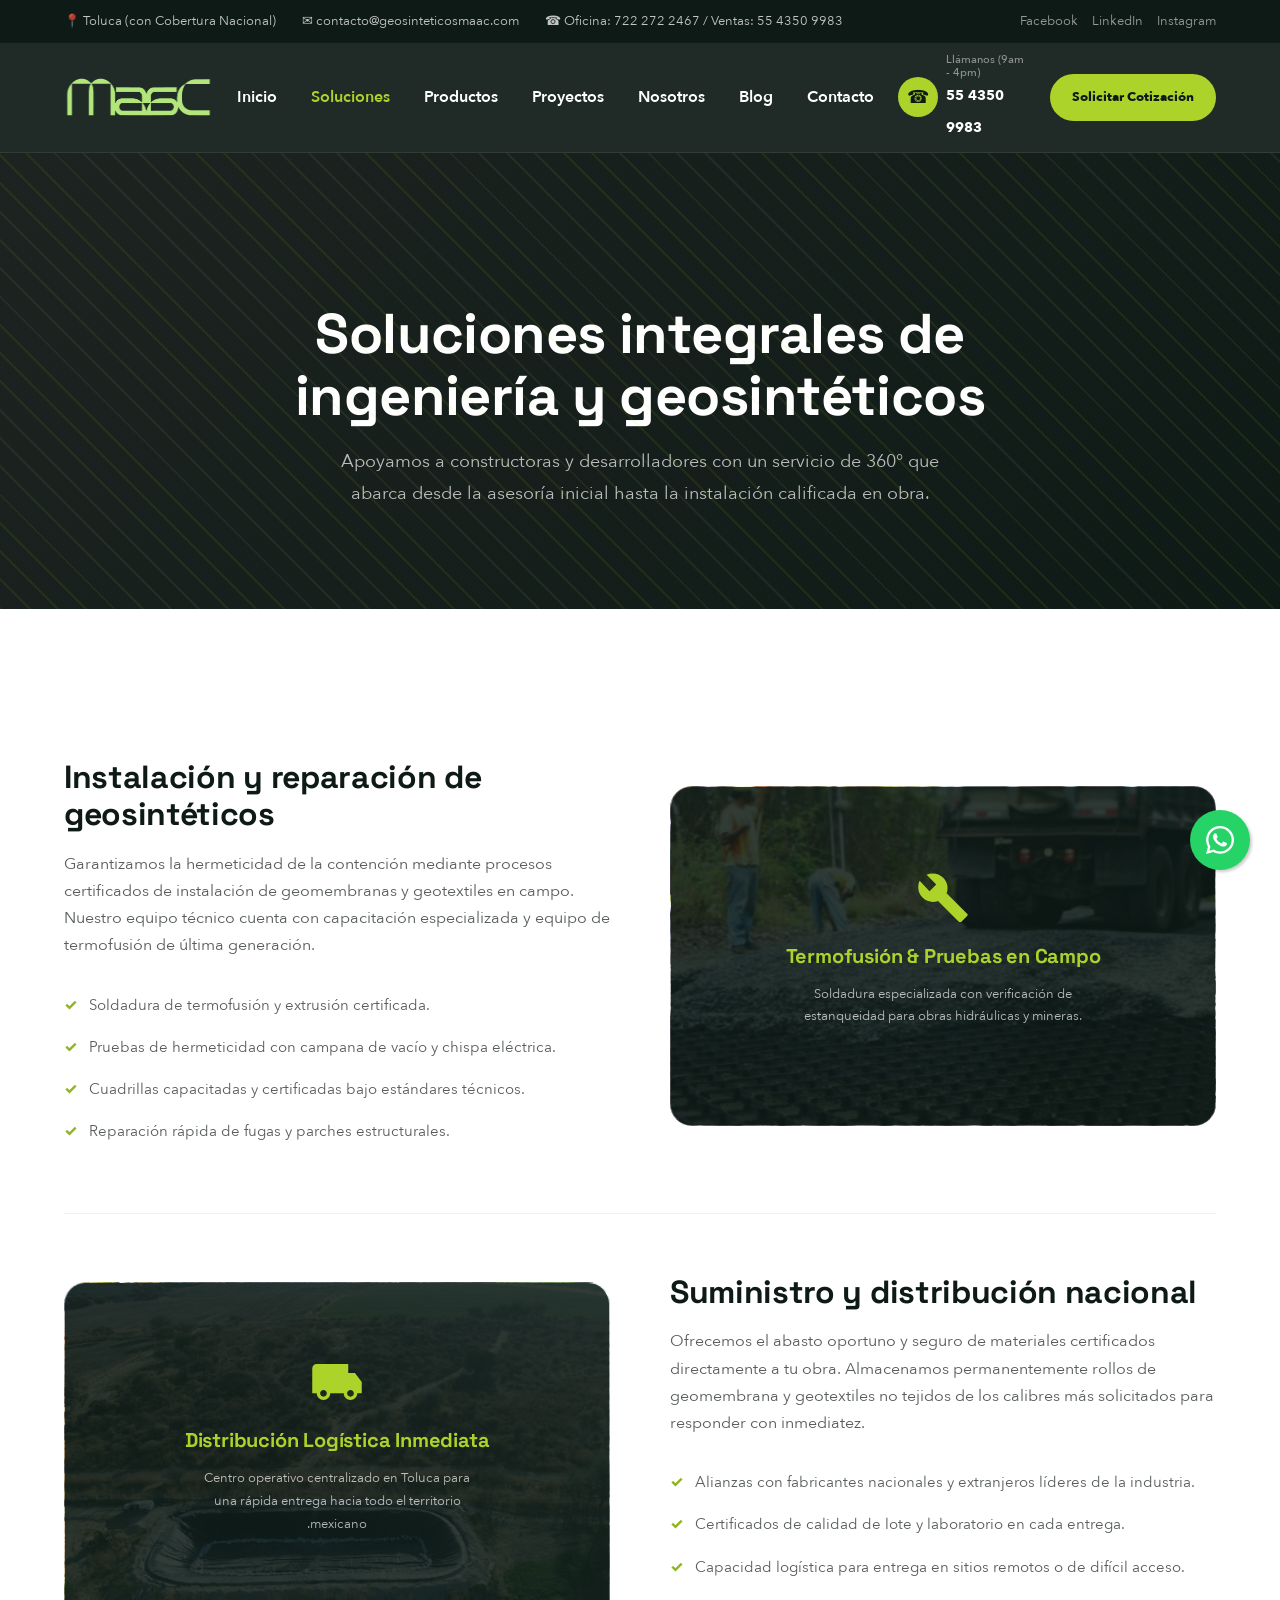
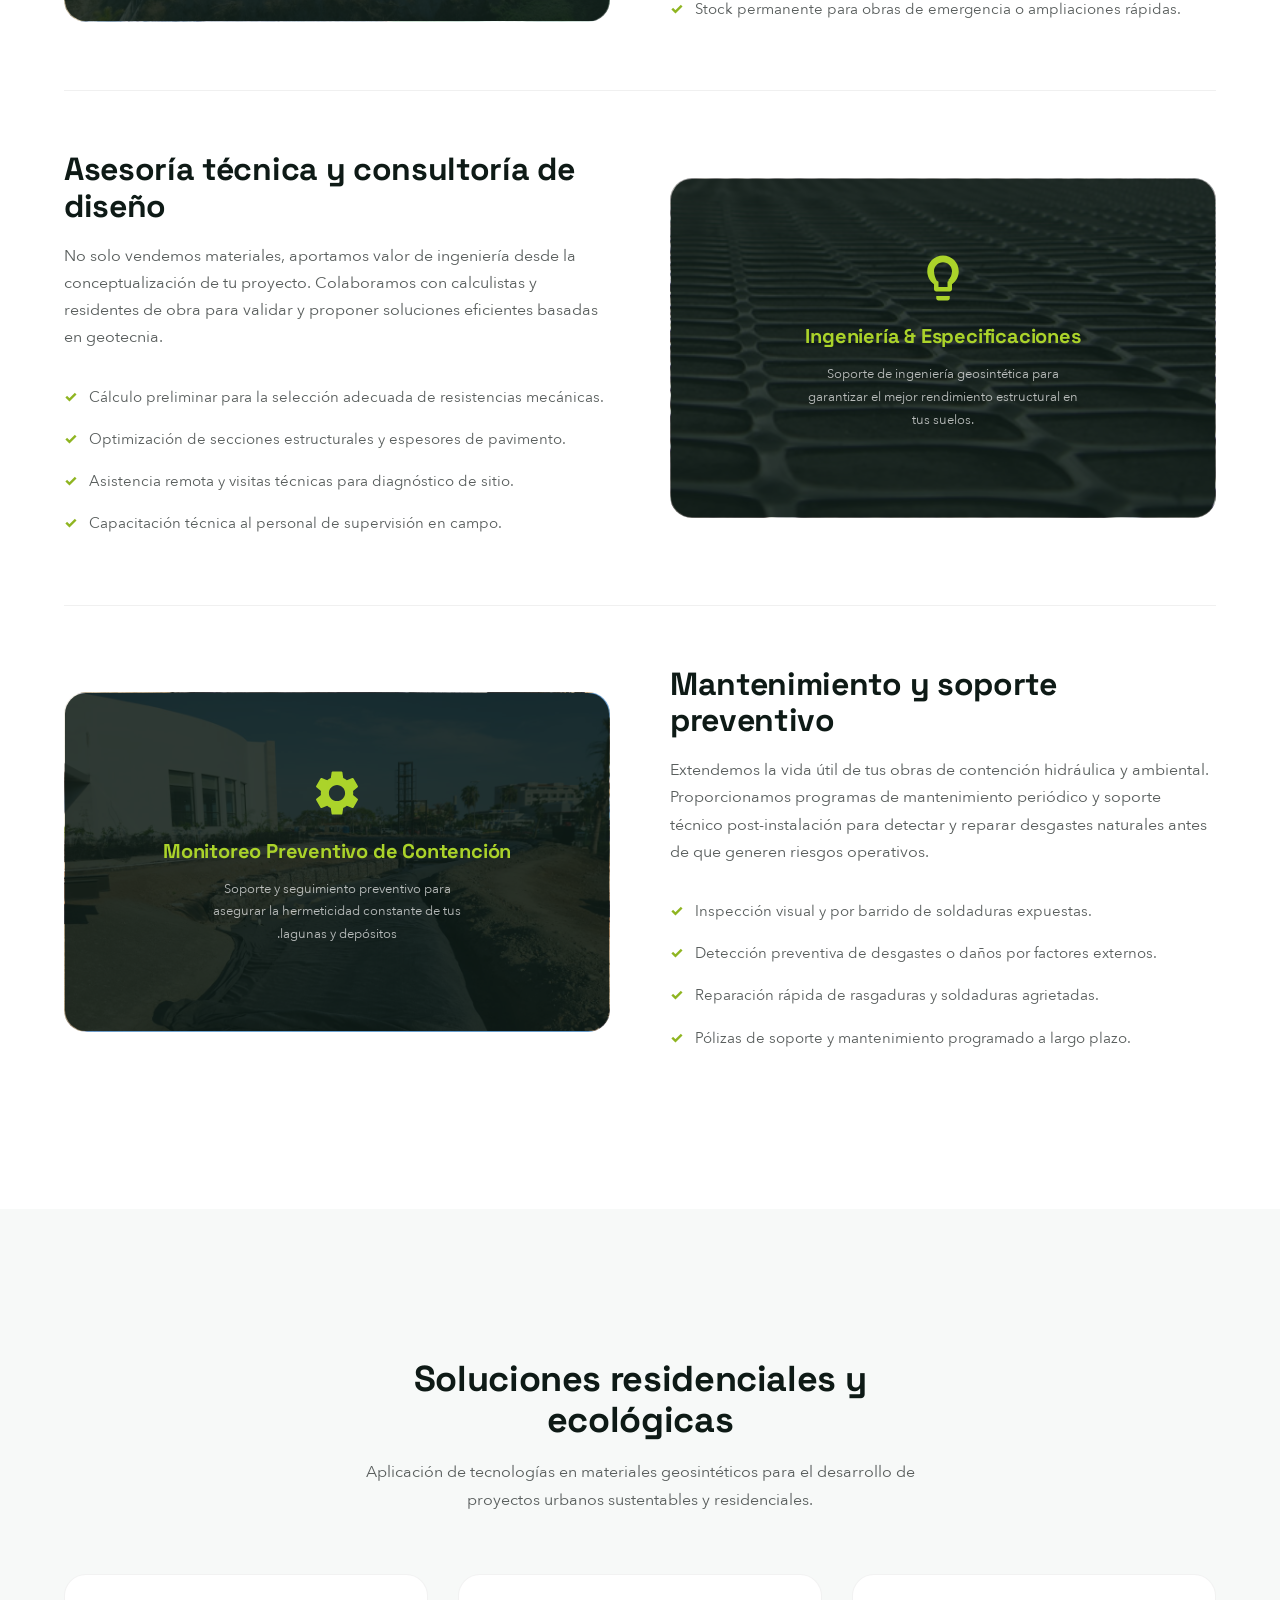
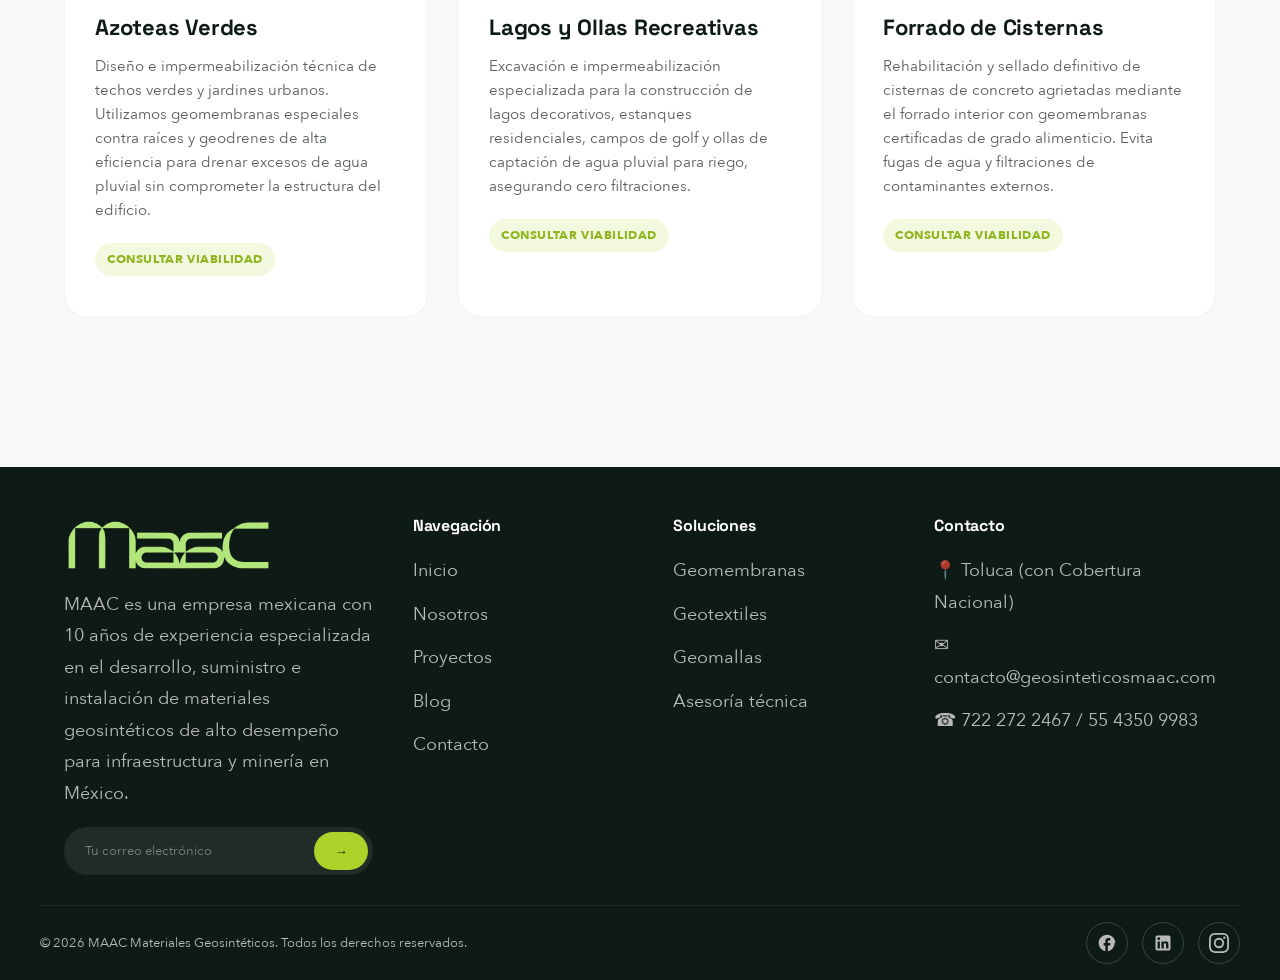
<file: soluciones.html>
<!DOCTYPE html>
<html lang="es">
<head>
<meta charset="UTF-8">
<meta name="viewport" content="width=device-width, initial-scale=1.0">
<title>Soluciones Geosintéticas | Instalación, Asesoría y Suministro — MAAC</title>
<meta name="description" content="Soluciones integrales en geosintéticos: instalación certificada de geomembranas, suministro nacional, asesoría técnica y mantenimiento para infraestructura y minería en México.">
<meta name="keywords" content="soluciones geosintéticas, instalación geomembranas, asesoría técnica geosintéticos, suministro geotextiles, termofusión, México">
<meta name="author" content="MAAC Materiales Geosintéticos">
<meta name="robots" content="index, follow">
<link rel="canonical" href="https://geosinteticosmaac.com/soluciones">
<!-- Open Graph -->
<meta property="og:type" content="website">
<meta property="og:url" content="https://geosinteticosmaac.com/soluciones">
<meta property="og:title" content="Soluciones Geosintéticas | Instalación, Asesoría y Suministro — MAAC">
<meta property="og:description" content="Soluciones integrales en geosintéticos: instalación certificada, suministro nacional, asesoría técnica y mantenimiento.">
<meta property="og:image" content="https://geosinteticosmaac.com/assets/img/og-image.jpg">
<meta property="og:locale" content="es_MX">
<meta property="og:site_name" content="MAAC Materiales Geosintéticos">
<!-- Twitter Card -->
<meta name="twitter:card" content="summary_large_image">
<meta name="twitter:url" content="https://geosinteticosmaac.com/soluciones">
<meta name="twitter:title" content="Soluciones Geosintéticas | Instalación, Asesoría y Suministro — MAAC">
<meta name="twitter:description" content="Soluciones integrales en geosintéticos: instalación certificada, suministro nacional, asesoría técnica y mantenimiento.">
<meta name="twitter:image" content="https://geosinteticosmaac.com/assets/img/og-image.jpg">
<!-- Favicon -->
<link rel="icon" type="image/png" href="assets/img/logo-dark.png">
<link rel="apple-touch-icon" href="assets/img/logo-dark.png">
<!-- Preconnects y fuentes -->
<link rel="preconnect" href="https://fonts.googleapis.com">
<link rel="preconnect" href="https://fonts.gstatic.com" crossorigin>
<link href="https://fonts.googleapis.com/css2?family=Space+Grotesk:wght@500;600;700&family=Inter:wght@400;500;600;700;800&display=swap" rel="stylesheet">
<link rel="stylesheet" href="assets/css/style.css?v=20260716">
<style>
  /* Estilos específicos para la página de Soluciones */
  .page-hero {
    background: linear-gradient(135deg, var(--gris-carbon), var(--verde-profundo));
    padding: 150px 0 100px 0;
    text-align: center;
    position: relative;
    overflow: hidden;
  }
  .page-hero::after {
    content: ""; position: absolute; inset: 0; opacity: 0.08;
    background-image: repeating-linear-gradient(45deg, var(--verde-maac) 0 2px, transparent 2px 20px);
    pointer-events: none;
  }
  .page-hero h1 {
    font-size: clamp(36px, 5vw, 56px);
    line-height: 1.1;
    color: var(--blanco);
    margin-bottom: 20px;
    max-width: 800px;
    margin-left: auto;
    margin-right: auto;
  }
  .page-hero p {
    color: rgba(255,255,255,0.7);
    font-size: 18px;
    max-width: 600px;
    margin: 0 auto;
  }

  .sol-section {
    padding: 150px 0;
    background: var(--blanco);
  }
  .sol-grid {
    display: grid;
    grid-template-columns: 1fr;
    gap: 60px;
  }
  
  /* Bloques de soluciones premium */
  .sol-block {
    display: grid;
    grid-template-columns: 1fr 1fr;
    gap: 60px;
    align-items: center;
    border-bottom: 1px solid rgba(0,0,0,0.06);
    padding-bottom: 60px;
  }
  .sol-block:last-child {
    border-bottom: none;
    padding-bottom: 0;
  }
  .sol-block:nth-child(even) {
    direction: rtl;
  }
  .sol-block:nth-child(even) .sol-text {
    direction: ltr;
  }
  .sol-text h3 {
    font-size: 32px;
    color: var(--verde-profundo);
    margin-bottom: 18px;
    font-family: var(--font-display);
  }
  .sol-text p {
    color: var(--gris-tecnico);
    font-size: 16px;
    line-height: 1.7;
    margin-bottom: 24px;
  }
  .sol-text ul {
    list-style: none;
    padding: 0;
    margin: 0;
  }
  .sol-text ul li {
    font-size: 15px;
    color: var(--gris-tecnico);
    padding: 8px 0;
    display: flex;
    gap: 12px;
    align-items: center;
  }
  .sol-text ul li::before {
    content: "✓";
    color: var(--verde-maac-dark);
    font-weight: 800;
  }

  /* Marcador estético para las soluciones */
  .sol-placeholder {
    height: 340px;
    background: linear-gradient(135deg, #1D2321, #0E1A16);
    border-radius: var(--radius-lg);
    display: flex;
    flex-direction: column;
    align-items: center;
    justify-content: center;
    text-align: center;
    padding: 40px;
    border: 1px solid rgba(255,255,255,0.05);
    color: var(--blanco);
  }
  .sol-placeholder svg {
    width: 54px;
    height: 54px;
    fill: var(--verde-maac);
    margin-bottom: 20px;
  }
  .sol-placeholder h4 {
    font-size: 20px;
    color: var(--verde-maac);
    margin-bottom: 10px;
  }
  .sol-placeholder p {
    font-size: 13px;
    color: rgba(255,255,255,0.5);
    max-width: 260px;
  }

  /* Sección Residencial/Ecológica */
  .eco-section {
    padding: 150px 0;
    background: #f7f9f8;
  }
  .eco-head {
    text-align: center;
    max-width: 600px;
    margin: 0 auto 60px auto;
  }
  .eco-head h2 {
    color: var(--verde-profundo);
    font-size: 36px;
    margin-bottom: 16px;
  }
  .eco-head p {
    color: var(--gris-tecnico);
    font-size: 16px;
  }
  .eco-grid {
    display: grid;
    grid-template-columns: repeat(3, 1fr);
    gap: 30px;
  }
  .eco-card {
    background: var(--blanco);
    border-radius: var(--radius-lg);
    padding: 40px 30px;
    border: 1px solid rgba(0,0,0,0.05);
    transition: var(--transition);
  }
  .eco-card:hover {
    transform: translateY(-5px);
    box-shadow: 0 15px 30px rgba(0,0,0,0.05);
  }
  .eco-card h3 {
    font-size: 22px;
    color: var(--verde-profundo);
    margin-bottom: 14px;
  }
  .eco-card p {
    color: var(--gris-tecnico);
    font-size: 15px;
    line-height: 1.6;
    margin-bottom: 20px;
  }
  .eco-status {
    display: inline-block;
    background: rgba(171,211,42,0.15);
    color: var(--verde-maac-dark);
    font-size: 12px;
    font-weight: 700;
    padding: 6px 12px;
    border-radius: 100px;
    text-transform: uppercase;
    letter-spacing: 0.05em;
  }

  @media (max-width: 1024px) {
    .sol-block { grid-template-columns: 1fr; gap: 40px; }
    .sol-block:nth-child(even) { direction: ltr; }
    .eco-grid { grid-template-columns: 1fr; }
  }
</style>
</head>
<body>

<!-- ============ TOPBAR ============ -->
<div class="topbar">
  <div class="container">
    <div class="topbar-info">
      <span>📍 Toluca (con Cobertura Nacional)</span>
      <span>✉ contacto@geosinteticosmaac.com</span>
      <span>☎ Oficina: 722 272 2467 / Ventas: 55 4350 9983</span>
    </div>
    <div class="topbar-social">
      <a href="#" target="_blank" rel="noopener">Facebook</a>
      <a href="#" target="_blank" rel="noopener">LinkedIn</a>
      <a href="#" target="_blank" rel="noopener">Instagram</a>
    </div>
  </div>
</div>

<!-- ============ HEADER ============ -->
<header class="site-header" id="siteHeader">
  <div class="container nav-wrap">
    <a href="/" class="logo"><img src="assets/img/logo-light.png" alt="MAAC Materiales Geosintéticos"></a>
    <nav>
      <ul class="main-nav" id="mainNav">
        <li><a href="/">Inicio</a></li>
        <li class="active"><a href="/soluciones">Soluciones</a></li>
        <li><a href="/productos">Productos</a></li>
        <li><a href="/proyectos">Proyectos</a></li>
        <li><a href="/nosotros">Nosotros</a></li>
        <li><a href="/blog">Blog</a></li>
        <li><a href="/contacto">Contacto</a></li>
      </ul>
    </nav>
    <div class="header-actions">
      <div class="header-phone">
        <a href="tel:5543509983" style="display:flex; align-items:center; gap:8px;">
          <span class="ic">☎</span>
          <span><small style="display:block; font-size:11px; opacity:0.7; line-height:1.2;">Llámanos (9am - 4pm)</small><strong style="font-size:14px; font-weight:700;">55 4350 9983</strong></span>
        </a>
      </div>
      <a href="/contacto" class="btn btn-primary btn-sm">Solicitar Cotización</a>
      <button class="burger" id="burgerBtn"><span></span><span></span><span></span></button>
    </div>
  </div>
</header>

<!-- ============ HERO SOLUCIONES ============ -->
<section class="page-hero">
  <div class="container">
    <h1>Soluciones integrales de ingeniería y geosintéticos</h1>
    <p>Apoyamos a constructoras y desarrolladores con un servicio de 360° que abarca desde la asesoría inicial hasta la instalación calificada en obra.</p>
  </div>
</section>

<!-- ============ SERVICIOS PRINCIPALES ============ -->
<section class="sol-section">
  <div class="container sol-grid">
    
    <!-- 1. INSTALACIÓN Y REPARACIÓN -->
    <div class="sol-block">
      <div class="sol-text">
        <h3>Instalación y reparación de geosintéticos</h3>
        <p>Garantizamos la hermeticidad de la contención mediante procesos certificados de instalación de geomembranas y geotextiles en campo. Nuestro equipo técnico cuenta con capacitación especializada y equipo de termofusión de última generación.</p>
        <ul>
          <li>Soldadura de termofusión y extrusión certificada.</li>
          <li>Pruebas de hermeticidad con campana de vacío y chispa eléctrica.</li>
          <li>Cuadrillas capacitadas y certificadas bajo estándares técnicos.</li>
          <li>Reparación rápida de fugas y parches estructurales.</li>
        </ul>
      </div>
      <div class="sol-placeholder" style="background-image: url('assets/img/Maac Geosinteticos2.jpg'); background-size: cover; background-position: center; color:#fff; border-color: rgba(255,255,255,0.15); position: relative; overflow: hidden; z-index: 1;">
        <div style="position: absolute; inset: 0; background: rgba(14,26,22,0.85); z-index: -1;"></div>
        <svg viewBox="0 0 24 24" style="fill: var(--verde-maac); width: 54px; height: 54px; margin-bottom: 20px; z-index: 1;"><path d="M22.7 19l-9.1-9.1c.9-2.3.4-5-1.5-6.9-2-2-5-2.4-7.4-1.3L9 6 6 9 1.6 4.3C.5 6.7.9 9.8 2.9 11.8c1.9 1.9 4.6 2.4 6.9 1.5l9.1 9.1c.4.4 1 .4 1.4 0l2.3-2.3c.5-.4.5-1.1.1-1.1z"/></svg>
        <h4 style="color:var(--verde-maac); z-index: 1; font-size: 20px; font-weight: 700;">Termofusión & Pruebas en Campo</h4>
        <p style="font-size:13px; color:rgba(255,255,255,0.7); max-width:280px; margin-top:5px; z-index: 1;">Soldadura especializada con verificación de estanqueidad para obras hidráulicas y mineras.</p>
      </div>
    </div>

    <!-- 2. SUMINISTRO Y LOGÍSTICA -->
    <div class="sol-block">
      <div class="sol-text">
        <h3>Suministro y distribución nacional</h3>
        <p>Ofrecemos el abasto oportuno y seguro de materiales certificados directamente a tu obra. Almacenamos permanentemente rollos de geomembrana y geotextiles no tejidos de los calibres más solicitados para responder con inmediatez.</p>
        <ul>
          <li>Alianzas con fabricantes nacionales y extranjeros líderes de la industria.</li>
          <li>Certificados de calidad de lote y laboratorio en cada entrega.</li>
          <li>Capacidad logística para entrega en sitios remotos o de difícil acceso.</li>
          <li>Stock permanente para obras de emergencia o ampliaciones rápidas.</li>
        </ul>
      </div>
      <div class="sol-placeholder" style="background-image: url('assets/img/Maac Geosinteticos3.jpeg'); background-size: cover; background-position: center; color:#fff; border-color: rgba(255,255,255,0.15); position: relative; overflow: hidden; z-index: 1;">
        <div style="position: absolute; inset: 0; background: rgba(14,26,22,0.85); z-index: -1;"></div>
        <svg viewBox="0 0 24 24" style="fill: var(--verde-maac); width: 54px; height: 54px; margin-bottom: 20px; z-index: 1;"><path d="M20 8h-3V4H3c-1.1 0-2 .9-2 2v11h2c0 1.66 1.34 3 3 3s3-1.34 3-3h6c0 1.66 1.34 3 3 3s3-1.34 3-3h2v-5l-3-4zM6 18.5c-.83 0-1.5-.67-1.5-1.5s.67-1.5 1.5-1.5 1.5.67 1.5 1.5-.67 1.5-1.5 1.5zm12 0c-.83 0-1.5-.67-1.5-1.5s.67-1.5 1.5-1.5 1.5.67 1.5 1.5-.67 1.5-1.5 1.5z"/></svg>
        <h4 style="color:var(--verde-maac); z-index: 1; font-size: 20px; font-weight: 700;">Distribución Logística Inmediata</h4>
        <p style="font-size:13px; color:rgba(255,255,255,0.7); max-width:280px; margin-top:5px; z-index: 1;">Centro operativo centralizado en Toluca para una rápida entrega hacia todo el territorio mexicano.</p>
      </div>
    </div>

    <!-- 3. ASESORÍA TÉCNICA -->
    <div class="sol-block">
      <div class="sol-text">
        <h3>Asesoría técnica y consultoría de diseño</h3>
        <p>No solo vendemos materiales, aportamos valor de ingeniería desde la conceptualización de tu proyecto. Colaboramos con calculistas y residentes de obra para validar y proponer soluciones eficientes basadas en geotecnia.</p>
        <ul>
          <li>Cálculo preliminar para la selección adecuada de resistencias mecánicas.</li>
          <li>Optimización de secciones estructurales y espesores de pavimento.</li>
          <li>Asistencia remota y visitas técnicas para diagnóstico de sitio.</li>
          <li>Capacitación técnica al personal de supervisión en campo.</li>
        </ul>
      </div>
      <div class="sol-placeholder" style="background-image: url('assets/img/Maac Geosinteticos4.jpg'); background-size: cover; background-position: center; color:#fff; border-color: rgba(255,255,255,0.15); position: relative; overflow: hidden; z-index: 1;">
        <div style="position: absolute; inset: 0; background: rgba(14,26,22,0.85); z-index: -1;"></div>
        <svg viewBox="0 0 24 24" style="fill: var(--verde-maac); width: 54px; height: 54px; margin-bottom: 20px; z-index: 1;"><path d="M9 21c0 .55.45 1 1 1h4c.55 0 1-.45 1-1v-1H9v1zm3-19C8.14 2 5 5.14 5 9c0 2.38 1.19 4.47 3 5.74V17c0 .55.45 1 1 1h6c.55 0 1-.45 1-1v-2.26c1.81-1.27 3-3.36 3-5.74 0-3.86-3.14-7-7-7zm2.85 11.1l-.85.6V16h-4v-2.3l-.85-.6C8.62 12.02 8 10.57 8 9c0-2.21 1.79-4 4-4s4 1.79 4 4c0 1.57-.62 3.02-1.85 4.1z"/></svg>
        <h4 style="color:var(--verde-maac); z-index: 1; font-size: 20px; font-weight: 700;">Ingeniería & Especificaciones</h4>
        <p style="font-size:13px; color:rgba(255,255,255,0.7); max-width:280px; margin-top:5px; z-index: 1;">Soporte de ingeniería geosintética para garantizar el mejor rendimiento estructural en tus suelos.</p>
      </div>
    </div>

    <!-- 4. SOPORTE Y MANTENIMIENTO -->
    <div class="sol-block">
      <div class="sol-text">
        <h3>Mantenimiento y soporte preventivo</h3>
        <p>Extendemos la vida útil de tus obras de contención hidráulica y ambiental. Proporcionamos programas de mantenimiento periódico y soporte técnico post-instalación para detectar y reparar desgastes naturales antes de que generen riesgos operativos.</p>
        <ul>
          <li>Inspección visual y por barrido de soldaduras expuestas.</li>
          <li>Detección preventiva de desgastes o daños por factores externos.</li>
          <li>Reparación rápida de rasgaduras y soldaduras agrietadas.</li>
          <li>Pólizas de soporte y mantenimiento programado a largo plazo.</li>
        </ul>
      </div>
      <div class="sol-placeholder" style="background-image: url('assets/img/Maac Geosinteticos14.jpeg'); background-size: cover; background-position: center; color:#fff; border-color: rgba(255,255,255,0.15); position: relative; overflow: hidden; z-index: 1;">
        <div style="position: absolute; inset: 0; background: rgba(14,26,22,0.85); z-index: -1;"></div>
        <svg viewBox="0 0 24 24" style="fill: var(--verde-maac); width: 54px; height: 54px; margin-bottom: 20px; z-index: 1;"><path d="M19.14 12.94c.04-.3.06-.61.06-.94 0-.32-.02-.64-.07-.94l2.03-1.58c.18-.14.23-.41.12-.61l-1.92-3.32c-.12-.22-.37-.29-.59-.22l-2.39.96c-.5-.38-1.03-.7-1.62-.94l-.36-2.54c-.04-.24-.24-.41-.48-.41h-3.84c-.24 0-.43.17-.47.41l-.36 2.54c-.59.24-1.13.57-1.62.94l-2.39-.96c-.22-.08-.47 0-.59.22L2.74 8.87c-.12.21-.08.47.12.61l2.03 1.58c-.05.3-.09.63-.09.94s.02.64.07.94l-2.03 1.58c-.18.14-.23.41-.12.61l1.92 3.32c.12.22.37.29.59.22l2.39-.96c.5.38 1.03.7 1.62.94l.36 2.54c.05.24.24.41.48.41h3.84c.24 0 .44-.17.47-.41l.36-2.54c.59-.24 1.13-.56 1.62-.94l2.39.96c.22.08.47 0 .59-.22l1.92-3.32c.12-.22.07-.47-.12-.61l-2.01-1.58zM12 15.6c-1.98 0-3.6-1.62-3.6-3.6s1.62-3.6 3.6-3.6 3.6 1.62 3.6 3.6-1.62 3.6-3.6 3.6z"/></svg>
        <h4 style="color:var(--verde-maac); z-index: 1; font-size: 20px; font-weight: 700;">Monitoreo Preventivo de Contención</h4>
        <p style="font-size:13px; color:rgba(255,255,255,0.7); max-width:280px; margin-top:5px; z-index: 1;">Soporte y seguimiento preventivo para asegurar la hermeticidad constante de tus lagunas y depósitos.</p>
      </div>
    </div>

  </div>
</section>

<!-- ============ SOLUCIONES ECO / RESIDENCIALES ============ -->
<section class="eco-section">
  <div class="container">
    <div class="eco-head">
      <h2>Soluciones residenciales y ecológicas</h2>
      <p>Aplicación de tecnologías en materiales geosintéticos para el desarrollo de proyectos urbanos sustentables y residenciales.</p>
    </div>
    
    <div class="eco-grid">
      
      <!-- 1. AZOTEAS VERDES -->
      <div class="eco-card">
        <h3>Azoteas Verdes</h3>
        <p>Diseño e impermeabilización técnica de techos verdes y jardines urbanos. Utilizamos geomembranas especiales contra raíces y geodrenes de alta eficiencia para drenar excesos de agua pluvial sin comprometer la estructura del edificio.</p>
        <span class="eco-status">Consultar Viabilidad</span>
      </div>

      <!-- 2. LAGOS ARTIFICIALES -->
      <div class="eco-card">
        <h3>Lagos y Ollas Recreativas</h3>
        <p>Excavación e impermeabilización especializada para la construcción de lagos decorativos, estanques residenciales, campos de golf y ollas de captación de agua pluvial para riego, asegurando cero filtraciones.</p>
        <span class="eco-status">Consultar Viabilidad</span>
      </div>

      <!-- 3. FORRADO DE CISTERNAS -->
      <div class="eco-card">
        <h3>Forrado de Cisternas</h3>
        <p>Rehabilitación y sellado definitivo de cisternas de concreto agrietadas mediante el forrado interior con geomembranas certificadas de grado alimenticio. Evita fugas de agua y filtraciones de contaminantes externos.</p>
        <span class="eco-status">Consultar Viabilidad</span>
      </div>

    </div>
  </div>
</section>

<!-- ============ FOOTER ============ -->
<footer class="site-footer">
  <div class="container footer-grid">
    <div>
      <a href="/" class="logo"><img src="assets/img/logo-light.png" alt="MAAC" style="height:56px;margin-bottom:16px;"></a>
      <p>MAAC es una empresa mexicana con 10 años de experiencia especializada en el desarrollo, suministro e instalación de materiales geosintéticos de alto desempeño para infraestructura y minería en México.</p>
      <div class="newsletter-form">
        <input type="email" placeholder="Tu correo electrónico">
        <button>→</button>
      </div>
    </div>
    <div>
      <h4>Navegación</h4>
      <ul>
        <li><a href="/">Inicio</a></li>
        <li><a href="/nosotros">Nosotros</a></li>
        <li><a href="/proyectos">Proyectos</a></li>
        <li><a href="/blog">Blog</a></li>
        <li><a href="/contacto">Contacto</a></li>
      </ul>
    </div>
    <div>
      <h4>Soluciones</h4>
      <ul>
        <li><a href="/productos">Geomembranas</a></li>
        <li><a href="/productos">Geotextiles</a></li>
        <li><a href="/productos">Geomallas</a></li>
        <li><a href="/soluciones">Asesoría técnica</a></li>
      </ul>
    </div>
    <div>
      <h4>Contacto</h4>
      <ul class="footer-contact">
        <li>📍 Toluca (con Cobertura Nacional)</li>
        <li>✉ contacto@geosinteticosmaac.com</li>
        <li>☎ 722 272 2467 / 55 4350 9983</li>
      </ul>
    </div>
  </div>
  <div class="container footer-bottom">
    <span>© 2026 MAAC Materiales Geosintéticos. Todos los derechos reservados.</span>
    <div class="footer-social">
      <a href="#" target="_blank" rel="noopener" aria-label="Facebook">
        <svg viewBox="0 0 24 24" width="20" height="20" fill="currentColor"><path d="M22 12c0-5.52-4.48-10-10-10S2 6.48 2 12c0 4.84 3.44 8.87 8 9.8V15H8v-3h2V9.5C10 7.57 11.57 6 13.5 6H16v3h-2c-.55 0-1 .45-1 1v2h3v3h-3v6.95c4.56-.93 8-4.96 8-9.75z"/></svg>
      </a>
      <a href="#" target="_blank" rel="noopener" aria-label="LinkedIn">
        <svg viewBox="0 0 24 24" width="20" height="20" fill="currentColor"><path d="M19 3a2 2 0 0 1 2 2v14a2 2 0 0 1-2 2H5a2 2 0 0 1-2-2V5a2 2 0 0 1 2-2h14m-.5 15.5v-5.3a3.26 3.26 0 0 0-3.26-3.26c-.85 0-1.84.52-2.32 1.3v-1.11h-2.79v8.37h2.79v-4.93c0-.77.62-1.4 1.39-1.4a1.4 1.4 0 0 1 1.4 1.4v4.93h2.79M6.88 8.56a1.68 1.68 0 0 0 1.68-1.68c0-.93-.75-1.69-1.68-1.69a1.69 1.69 0 0 0-1.69 1.69c0 .93.76 1.68 1.69 1.68m1.39 9.94v-8.37H5.5v8.37h2.77z"/></svg>
      </a>
      <a href="#" target="_blank" rel="noopener" aria-label="Instagram">
        <svg viewBox="0 0 24 24" width="20" height="20" fill="currentColor"><path d="M12 2.163c3.204 0 3.584.012 4.85.07 3.252.148 4.771 1.691 4.919 4.919.058 1.265.069 1.645.069 4.849 0 3.205-.012 3.584-.069 4.849-.149 3.225-1.664 4.771-4.919 4.919-1.266.058-1.644.07-4.85.07-3.204 0-3.584-.012-4.849-.07-3.26-.149-4.771-1.699-4.919-4.92-.058-1.265-.07-1.644-.07-4.849 0-3.204.013-3.583.07-4.849.149-3.227 1.664-4.771 4.919-4.919 1.266-.057 1.645-.069 4.849-.069zM12 0C8.741 0 8.333.014 7.053.072 2.695.272.273 2.69.073 7.051.014 8.333 0 8.741 0 12c0 3.259.014 3.668.072 4.948.2 4.358 2.618 6.78 6.98 6.98 1.281.058 1.689.072 4.948.072 3.259 0 3.668-.014 4.948-.072 4.354-.2 6.782-2.618 6.979-6.98.059-1.28.073-1.689.073-4.948 0-3.259-.014-3.667-.072-4.947-.196-4.354-2.617-6.78-6.979-6.98C15.668.014 15.259 0 12 0zm0 5.838a6.162 6.162 0 1 0 0 12.324 6.162 6.162 0 0 0 0-12.324zM12 16a4 4 0 1 1 0-8 4 4 0 0 1 0 8zm6.406-11.845a1.44 1.44 0 1 0 0 2.881 1.44 1.44 0 0 0 0-2.881z"/></svg>
      </a>
    </div>
  </div>
</footer>

<!-- ============ WHATSAPP FLOATING BUTTON ============ -->
<a href="https://wa.me/525541806306?text=Hola,%20me%20gustaría%20solicitar%20asesoría%20sobre%20geosintéticos." class="whatsapp-float" target="_blank" rel="noopener" aria-label="Contacto por WhatsApp">
  <svg viewBox="0 0 448 512">
    <path d="M380.9 97.1C339 55.1 283.2 32 223.9 32c-122.4 0-222 99.6-222 222 0 39.1 10.2 77.3 29.6 111L0 480l117.7-30.9c32.4 17.7 68.9 27 106.1 27h.1c122.3 0 224.1-99.6 224.1-222 0-59.3-25.2-115-67.1-157zm-157 341.6c-33.2 0-65.7-8.9-94-25.7l-6.7-4-69.8 18.3L72 359.2l-4.4-7c-18.5-29.4-28.2-63.3-28.2-98.2 0-101.7 82.8-184.5 184.6-184.5 49.3 0 95.6 19.2 130.4 54.1 34.8 34.9 56.2 81.2 56.1 130.5 0 101.8-84.9 184.6-186.6 184.6zm101.2-138.2c-5.5-2.8-32.8-16.2-37.9-18-5.1-1.9-8.8-2.8-12.5 2.8-3.7 5.6-14.3 18-17.6 21.8-3.2 3.7-6.5 4.2-12 1.4-32.6-16.3-54-29.1-75.5-66-5.7-9.8 5.7-9.1 16.3-30.3 1.8-3.7 .9-6.9-.5-9.7-1.4-2.8-12.5-30.1-17.1-41.2-4.5-10.8-9.1-9.3-12.5-9.5-3.2-.2-6.9-.2-10.6-.2-3.7 0-9.7 1.4-14.8 6.9-5.1 5.6-19.4 19-19.4 46.3 0 27.3 19.9 53.7 22.6 57.4 2.8 3.7 39.1 59.7 94.8 83.8 35.2 15.2 49 16.5 66.6 13.9 10.7-1.6 32.8-13.4 37.4-26.4 4.6-13 4.6-24.1 3.2-26.4-1.3-2.5-5-3.9-10.5-6.6z"/>
  </svg>
 </a>

<script src="assets/js/main.js?v=20260716"></script>
</body>
</html>
</file>
<file: assets/css/style.css>
/* =========================================================
   MAAC MATERIALES GEOSINTÉTICOS — Prototipo visual de sitio
   Composición y efectos basados en referencia (Mindo/Eightheme)
   Paleta y tipografía según Brand Book MAAC 2026
   ========================================================= */

/* Integración de tipografías oficiales de marca */
@font-face {
  font-family: 'Asterone';
  src: url('../fonts/Asterone_DEMO.ttf') format('truetype');
  font-weight: normal;
  font-style: normal;
}

@font-face {
  font-family: 'Avenir Next';
  src: url('../fonts/Avenir_Next_Regular.ttf') format('truetype');
  font-weight: 400;
  font-style: normal;
}

@font-face {
  font-family: 'Avenir Next';
  src: url('../fonts/Avenir_Next_Medium.ttf') format('truetype');
  font-weight: 500;
  font-style: normal;
}

@font-face {
  font-family: 'Avenir Next';
  src: url('../fonts/Avenir_Next_Demi_Bold.ttf') format('truetype');
  font-weight: 600;
  font-style: normal;
}

@font-face {
  font-family: 'Avenir Next';
  src: url('../fonts/Avenir_Next_Bold.ttf') format('truetype');
  font-weight: 700;
  font-style: normal;
}

:root{
  /* Paleta MAAC (Brand Book 2026) */
  --verde-maac: #ABD32A;
  --verde-maac-dark: #8FB521;
  --verde-profundo: #0E1A16;
  --gris-carbon: #1D2321;
  --gris-tecnico: #5A5F5E;
  --gris-claro: #E6E6E6;
  --blanco: #FFFFFF;

  /* Fuentes oficiales de marca */
  --font-display: 'Space Grotesk', Arial, sans-serif;
  --font-body: 'Avenir Next', 'Inter', Arial, sans-serif;

  --radius-lg: 22px;
  --radius-md: 14px;
  --radius-sm: 8px;
  --container: 1200px;
  --transition: .35s cubic-bezier(.25,.8,.25,1);
}

*,*::before,*::after{ box-sizing:border-box; }
html{ scroll-behavior:smooth; }
body{
  margin:0;
  font-family:var(--font-body);
  color:var(--gris-carbon);
  background:var(--blanco);
  line-height:1.75;
  font-size:18px;
  overflow-x:hidden;
}
img{ max-width:100%; display:block; }
a{ text-decoration:none; color:inherit; }
ul{ list-style:none; margin:0; padding:0; }
h1,h2,h3,h4,h5{ font-family:var(--font-display); margin:0 0 .5em; line-height:1.15; letter-spacing:-.01em; }
p{ margin:0 0 1em; }
.container{ max-width:var(--container); margin:0 auto; padding:0 24px; }
section{ position:relative; }

/* ---------- Utilities ---------- */
.eyebrow{
  display:inline-flex; align-items:center; gap:10px;
  font-size:13px; font-weight:700; letter-spacing:.14em; text-transform:uppercase;
  color:var(--verde-maac-dark); margin-bottom:16px;
}
.eyebrow::before{
  content:""; width:28px; height:2px; background:var(--verde-maac-dark); display:inline-block;
}
.on-dark .eyebrow{ color:var(--verde-maac); }
.on-dark .eyebrow::before{ background:var(--verde-maac); }

.btn{
  display:inline-flex; align-items:center; justify-content:center; gap:10px;
  padding:16px 30px; border-radius:100px; font-weight:700; font-size:15px;
  border:2px solid transparent; cursor:pointer; transition:var(--transition);
  white-space:nowrap;
}
.btn-primary{ background:var(--verde-maac); color:var(--verde-profundo); }
.btn-primary:hover{ background:var(--verde-profundo); color:var(--verde-maac); transform:translateY(-3px); box-shadow:0 12px 24px rgba(14,26,22,.25); }
.btn-outline{ background:transparent; border-color:rgba(255,255,255,.35); color:var(--blanco); }
.btn-outline:hover{ background:var(--blanco); color:var(--verde-profundo); border-color:var(--blanco); }
.btn-dark{ background:var(--verde-profundo); color:var(--blanco); }
.btn-dark:hover{ background:var(--verde-maac); color:var(--verde-profundo); transform:translateY(-3px); }
.btn-sm{ padding:10px 20px; font-size:13px; }

.play-cta{
  display:inline-flex; align-items:center; gap:14px; font-weight:700;
}
.play-cta .play-circle{
  width:52px; height:52px; border-radius:50%; background:var(--verde-maac);
  display:flex; align-items:center; justify-content:center; color:var(--verde-profundo);
  transition:var(--transition); flex-shrink:0;
}
.play-cta:hover .play-circle{ transform:scale(1.1); box-shadow:0 8px 20px rgba(171,211,42,.4); }

.section-head{ max-width:860px; margin-bottom:48px; }
.section-head.center{ margin-left:auto; margin-right:auto; text-align:center; }
.section-head h2{ font-size:clamp(28px,4vw,42px); color:var(--verde-profundo); }
.on-dark .section-head h2{ color:var(--blanco); }
.section-head p{ color:var(--gris-tecnico); font-size:17px; }

.reveal{ opacity:0; transform:translateY(28px); transition:opacity .7s ease, transform .7s ease; }
.reveal.in{ opacity:1; transform:translateY(0); }

/* Net / geogrid pattern (recurso gráfico de marca) */
.net-pattern{
  position:absolute; inset:0; pointer-events:none; opacity:.10;
  background-image:
    repeating-linear-gradient(60deg, var(--verde-maac) 0 1.5px, transparent 1.5px 64px),
    repeating-linear-gradient(-60deg, var(--verde-maac) 0 1.5px, transparent 1.5px 64px);
  mask-image:linear-gradient(to bottom, transparent, black 20%, black 80%, transparent);
}
.lines-deco{
  position:absolute; inset:0; pointer-events:none; overflow:hidden;
}
.lines-deco svg{ position:absolute; width:140%; height:140%; opacity:.5; }

/* placeholder de imagen / foto pendiente */
.ph{
  position:relative; overflow:hidden; border-radius:var(--radius-lg);
  background:linear-gradient(135deg, var(--gris-carbon), var(--verde-profundo));
  display:flex; align-items:center; justify-content:center;
  color:rgba(255,255,255,.55); font-size:13px; text-align:center; padding:12px;
}
/* Textura removida para mantener las fotos limpias */
.ph span{ position:relative; z-index:1; border:1px dashed rgba(255,255,255,.35); padding:6px 12px; border-radius:100px; }
.ph.light{ background:linear-gradient(135deg, #dfe6e0, #c9d3cb); color:rgba(20,30,25,.55); }
.ph.light span{ border-color:rgba(20,30,25,.3); }

/* ---------- Topbar ---------- */
.topbar{
  background:var(--verde-profundo); color:rgba(255,255,255,.75); font-size:13px;
  padding:10px 0; display:flex; justify-content:flex-end; gap:28px;
}
.topbar .container{ display:flex; justify-content:space-between; align-items:center; width:100%; }
.topbar-info{ display:flex; gap:26px; }
.topbar-info span{ display:inline-flex; align-items:center; gap:8px; }
.topbar-info svg{ color:var(--verde-maac); }
.topbar-social{ display:flex; gap:14px; }
.topbar-social a{ opacity:.75; transition:var(--transition); }
.topbar-social a:hover{ opacity:1; color:var(--verde-maac); }

/* ---------- Header ---------- */
header.site-header{
  position:sticky; top:0; z-index:100; padding:10px 0;
  background:rgba(14,26,22,.92); backdrop-filter:blur(12px);
  transition:var(--transition); border-bottom:1px solid rgba(255,255,255,.08);
}
header.site-header.scrolled{
  padding:5px 0; background:var(--blanco);
  box-shadow:0 10px 30px rgba(0,0,0,.08);
  border-bottom:1px solid rgba(0,0,0,.05);
}
.nav-wrap{ display:flex; align-items:center; justify-content:space-between; gap:24px; }
.logo img{ height:44px; width:auto; transition:var(--transition); }
header.site-header.scrolled .logo img{ height:36px; }
.main-nav{ display:flex; gap:34px; }
.main-nav > li{ position:relative; }
.main-nav a{ color:var(--blanco); font-weight:600; font-size:15.5px; padding:8px 0; display:flex; align-items:center; gap:6px; transition:var(--transition); }
.main-nav > li > a:hover, .main-nav > li.active > a{ color:var(--verde-maac); }
header.site-header.scrolled .main-nav a{ color:var(--verde-profundo); }
header.site-header.scrolled .main-nav > li > a:hover, header.site-header.scrolled .main-nav > li.active > a{ color:var(--verde-maac-dark); }
.main-nav .dropdown{
  position:absolute; top:100%; left:0; background:var(--gris-carbon); min-width:200px;
  border-radius:var(--radius-sm); padding:10px; opacity:0; visibility:hidden; transform:translateY(10px);
  transition:var(--transition); box-shadow:0 20px 40px rgba(0,0,0,.35);
}
.main-nav li:hover .dropdown{ opacity:1; visibility:visible; transform:translateY(0); }
.main-nav .dropdown a{ padding:10px 12px; border-radius:8px; font-weight:500; }
.main-nav .dropdown a:hover{ background:rgba(171,211,42,.12); color:var(--verde-maac); }
.header-actions{ display:flex; align-items:center; gap:22px; }
.header-phone{ display:flex; align-items:center; gap:10px; }
.header-phone a{ color:var(--blanco); display:flex; align-items:center; gap:10px; transition:var(--transition); }
.header-phone a:hover{ color:var(--verde-maac); }
.header-phone .ic{
  width:40px; height:40px; border-radius:50%; background:var(--verde-maac); color:var(--verde-profundo);
  display:flex; align-items:center; justify-content:center; flex-shrink:0;
}
.header-phone small{ display:block; font-size:11px; color:rgba(255,255,255,0.7); font-weight:500; }
.header-phone strong{ font-size:14px; color:var(--blanco); }
header.site-header.scrolled .header-phone a{ color:var(--verde-profundo); }
header.site-header.scrolled .header-phone a:hover{ color:var(--verde-maac-dark); }
header.site-header.scrolled .header-phone small{ color:var(--gris-tecnico); }
header.site-header.scrolled .header-phone strong{ color:var(--verde-profundo); }
header.site-header.scrolled .burger span{ background:var(--verde-profundo); }
.burger{ display:none; flex-direction:column; gap:5px; background:none; border:0; cursor:pointer; }
.burger span{ width:26px; height:2px; background:var(--blanco); border-radius:2px; }

/* ---------- Hero ---------- */
.hero{
  background:radial-gradient(circle at 15% 20%, #16281f 0%, var(--verde-profundo) 55%);
  color:var(--blanco); padding:100px 0 130px; overflow:hidden;
}
.hero-grid{ display:grid; grid-template-columns:1.05fr .95fr; gap:60px; align-items:center; position:relative; z-index:1; }
.hero h1{ font-size:clamp(34px,5vw,58px); margin-bottom:22px; color:var(--blanco); }
.hero h1 em{ font-style:normal; color:var(--verde-maac); }
.hero p.lead{ color:rgba(255,255,255,.7); font-size:18px; max-width:480px; }
.hero-cta{ display:flex; align-items:center; gap:36px; margin-top:34px; flex-wrap:wrap; }

.hero-collage{ position:relative; height:480px; }
.hero-collage .ph{ position:absolute; box-shadow:0 30px 60px rgba(0,0,0,.45); }
.hero-collage .ph-1{ width:60%; height:65%; top:0; right:0; }
.hero-collage .ph-2{ width:48%; height:42%; bottom:0; left:0; border:6px solid var(--verde-profundo); }
.hero-collage .ph-3{ width:34%; height:34%; bottom:14%; right:8%; border:6px solid var(--verde-profundo); }
.hero-stat-card{
  position:absolute; left:-10px; bottom:36%; background:var(--blanco); color:var(--verde-profundo);
  padding:18px 22px; border-radius:var(--radius-md); box-shadow:0 20px 40px rgba(0,0,0,.3);
  display:flex; align-items:center; gap:14px; min-width:210px; z-index:2;
}
.hero-stat-card .num{ font-size:30px; font-weight:800; color:var(--verde-maac-dark); font-family:var(--font-display); }
.hero-stat-card small{ display:block; color:var(--gris-tecnico); font-size:12.5px; line-height:1.3; }

/* ---------- Marquee de clientes ---------- */
.clients-strip{ background:var(--gris-claro); padding:28px 0; overflow:hidden; }
.marquee{ display:flex; gap:64px; width:max-content; animation:scroll-left 26s linear infinite; }
.marquee span{ font-family:var(--font-display); font-weight:700; font-size:20px; color:var(--gris-tecnico); opacity:.55; white-space:nowrap; }
@keyframes scroll-left{ from{ transform:translateX(0);} to{ transform:translateX(-50%);} }

/* ---------- Quiénes somos ---------- */
.about{ padding:150px 0; background:var(--blanco); }
.about-grid{ display:grid; grid-template-columns:.85fr 1.15fr; gap:70px; align-items:center; }
.about-media{ position:relative; }
.about-media .ph-main{ height:520px; }
.badge-float{
  position:absolute; bottom:-30px; left:-30px; background:var(--verde-profundo); color:var(--blanco);
  padding:22px; border-radius:var(--radius-md); display:flex; gap:14px; align-items:center;
  box-shadow:0 25px 50px rgba(14,26,22,.35); max-width:230px;
}
.badge-float .ic{ width:46px; height:46px; border-radius:50%; background:var(--verde-maac); color:var(--verde-profundo); display:flex; align-items:center; justify-content:center; flex-shrink:0; }
.badge-float strong{ display:block; font-size:14px; }
.badge-float span{ font-size:12px; color:rgba(255,255,255,.65); }

.check-list{ margin:26px 0; }
.check-list li{ display:flex; align-items:center; gap:12px; margin-bottom:14px; font-weight:600; }
.check-list .ic{ width:26px; height:26px; border-radius:50%; background:rgba(171,211,42,.15); color:var(--verde-maac-dark); display:flex; align-items:center; justify-content:center; flex-shrink:0; }

.about-stat{ display:flex; gap:16px; align-items:center; margin:30px 0; }
.about-stat .num{ font-family:var(--font-display); font-size:44px; font-weight:800; color:var(--verde-profundo); }
.about-stat small{ color:var(--gris-tecnico); max-width:150px; display:block; font-size:13px; }
.about-actions{ display:flex; align-items:center; gap:30px; flex-wrap:wrap; }

/* ---------- Cómo trabajamos ---------- */
.process{ padding:150px 0; background:var(--gris-claro); position:relative; }
.process-grid{ display:grid; grid-template-columns:repeat(3,1fr); gap:34px; margin-top:20px; position:relative; }
.process-grid::before{
  content:""; position:absolute; top:70px; left:12%; right:12%; height:2px;
  background:repeating-linear-gradient(to right, var(--gris-tecnico) 0 10px, transparent 10px 18px);
  z-index:0;
}
.step-card{ background:var(--blanco); border-radius:var(--radius-lg); padding:34px; position:relative; z-index:1; transition:var(--transition); }
.step-card:hover{ transform:translateY(-10px); box-shadow:0 25px 50px rgba(14,26,22,.12); }
.step-num{
  width:56px; height:56px; border-radius:50%; background:var(--verde-profundo); color:var(--verde-maac);
  display:flex; align-items:center; justify-content:center; font-family:var(--font-display); font-weight:800; font-size:20px;
  margin-bottom:20px; transition:var(--transition);
}
.step-card:hover .step-num{ background:var(--verde-maac); color:var(--verde-profundo); }
.step-card h3{ font-size:19px; }
.step-card .ph{ height:140px; margin:16px 0; }
.step-card ul li{ display:flex; gap:10px; align-items:flex-start; font-size:14px; color:var(--gris-tecnico); margin-bottom:8px; }
.step-card ul li::before{ content:"—"; color:var(--verde-maac-dark); font-weight:700; }

/* ---------- Qué hacemos / servicios ---------- */
.services{ padding:150px 0; background:var(--verde-profundo); color:var(--blanco); position:relative; overflow:hidden; }
.services-grid{ display:grid; grid-template-columns:repeat(3,1fr); gap:28px; }
.service-card{
  background:var(--gris-carbon); border-radius:var(--radius-lg); padding:36px 30px; transition:var(--transition);
  border:1px solid rgba(255,255,255,.06); position:relative; overflow:hidden;
}
.service-card::before{
  content:""; position:absolute; inset:0; background:linear-gradient(135deg, rgba(171,211,42,.12), transparent 60%);
  opacity:0; transition:var(--transition);
}
.service-card:hover{ transform:translateY(-8px); border-color:rgba(171,211,42,.4); }
.service-card:hover::before{ opacity:1; }
.service-icon{
  width:58px; height:58px; border-radius:16px; background:rgba(171,211,42,.14); color:var(--verde-maac);
  display:flex; align-items:center; justify-content:center; margin-bottom:22px; transition:var(--transition);
}
.service-card:hover .service-icon{ background:var(--verde-maac); color:var(--verde-profundo); }
.service-card h3{ font-size:19px; margin-bottom:10px; }
.service-card p{ color:rgba(255,255,255,.6); font-size:14.5px; }
.service-link{ display:inline-flex; align-items:center; gap:8px; color:var(--verde-maac); font-weight:700; font-size:14px; margin-top:8px; }
.service-link svg{ transition:var(--transition); }
.service-card:hover .service-link svg{ transform:translateX(5px); }

/* ---------- Proyectos destacados ---------- */
.projects{ position:relative; padding:0; color:var(--blanco); }
.projects-media{ position:relative; height:640px; overflow:hidden; }
.projects-media .ph{ height:100%; border-radius:0; }
.projects-overlay{ position:absolute; inset:0; background:linear-gradient(180deg, rgba(14,26,22,.2), rgba(14,26,22,.92)); display:flex; align-items:flex-end; }
.projects-content{ padding:60px 0 90px; width:100%; }
.projects-tabs{ display:flex; gap:14px; margin-bottom:26px; flex-wrap:wrap; }
.projects-tabs button{
  background:rgba(255,255,255,.08); border:1px solid rgba(255,255,255,.18); color:var(--blanco);
  padding:10px 20px; border-radius:100px; cursor:pointer; font-weight:600; font-size:13.5px; transition:var(--transition);
}
.projects-tabs button.active, .projects-tabs button:hover{ background:var(--verde-maac); color:var(--verde-profundo); border-color:var(--verde-maac); }
.projects-info{ display:flex; justify-content:space-between; align-items:flex-end; gap:40px; flex-wrap:wrap; }
.projects-info h3{ font-size:26px; max-width:420px; }
.play-circle-lg{
  width:70px; height:70px; border-radius:50%; background:var(--verde-maac); color:var(--verde-profundo);
  display:flex; align-items:center; justify-content:center; flex-shrink:0; box-shadow:0 0 0 0 rgba(171,211,42,.5);
  animation:pulse 2.4s infinite;
}
@keyframes pulse{ 0%{ box-shadow:0 0 0 0 rgba(171,211,42,.45);} 70%{ box-shadow:0 0 0 22px rgba(171,211,42,0);} 100%{ box-shadow:0 0 0 0 rgba(171,211,42,0);} }

.stats-strip{ background:var(--verde-maac); color:var(--verde-profundo); }
.stats-grid{ display:grid; grid-template-columns:repeat(4,1fr); }
.stat-item{ padding:40px 20px; text-align:center; border-right:1px solid rgba(14,26,22,.15); }
.stat-item:last-child{ border-right:none; }
.stat-item .num{ font-family:var(--font-display); font-size:clamp(30px,4vw,44px); font-weight:800; }
.stat-item small{ display:block; font-weight:700; font-size:13px; text-transform:uppercase; letter-spacing:.06em; }

/* ---------- CTA banda ---------- */
.cta-band{
  background:var(--gris-carbon); color:var(--blanco); padding:110px 0; text-align:center; position:relative; overflow:hidden;
}
.cta-band h2{ font-size:clamp(26px,4vw,38px); max-width:760px; margin:0 auto 30px; }

/* ---------- Testimonios ---------- */
.testimonials{ padding:150px 0; background:var(--blanco); }
.testi-wrap{ display:grid; grid-template-columns:.6fr 1.4fr; gap:60px; align-items:center; }
.testi-slide{ display:none; }
.testi-slide.active{ display:block; animation:fade .5s ease; }
@keyframes fade{ from{opacity:0; transform:translateY(14px);} to{opacity:1; transform:translateY(0);} }
.stars{ color:var(--verde-maac-dark); font-size:18px; letter-spacing:3px; margin-bottom:16px; }
.testi-slide p{ font-size:21px; color:var(--verde-profundo); font-weight:500; line-height:1.5; }
.testi-person{ display:flex; align-items:center; gap:14px; margin-top:20px; }
.testi-person .ph{ width:56px; height:56px; border-radius:50%; }
.testi-person strong{ display:block; }
.testi-person span{ color:var(--gris-tecnico); font-size:13px; }
.testi-nav{ display:flex; gap:12px; margin-top:30px; }
.testi-nav button{
  width:44px; height:44px; border-radius:50%; border:2px solid var(--gris-claro); background:none; cursor:pointer;
  display:flex; align-items:center; justify-content:center; transition:var(--transition);
}
.testi-nav button:hover{ background:var(--verde-maac); border-color:var(--verde-maac); color:var(--verde-profundo); }
.testi-media .ph{ height:420px; }

/* ---------- Planes / paquetes ---------- */
.plans{ padding:150px 0; background:var(--gris-claro); }
.plans-grid{ display:grid; grid-template-columns:repeat(3,1fr); gap:30px; align-items:stretch; }
.plan-card{ background:var(--blanco); border-radius:var(--radius-lg); padding:40px 34px; position:relative; transition:var(--transition); border:1px solid rgba(0,0,0,.06); }
.plan-card:hover{ transform:translateY(-10px); box-shadow:0 30px 60px rgba(14,26,22,.12); }
.plan-card.featured{ background:var(--verde-profundo); color:var(--blanco); transform:scale(1.05); }
.plan-card.featured:hover{ transform:scale(1.05) translateY(-10px); }
.plan-tag{ position:absolute; top:-14px; right:34px; background:var(--verde-maac); color:var(--verde-profundo); font-size:12px; font-weight:800; padding:6px 16px; border-radius:100px; }
.plan-price{ font-family:var(--font-display); font-size:40px; font-weight:800; margin:14px 0; }
.plan-price span{ font-size:14px; font-weight:600; color:var(--gris-tecnico); }
.plan-card.featured .plan-price span{ color:rgba(255,255,255,.6); }
.plan-card ul{ margin:24px 0; }
.plan-card ul li{ display:flex; gap:10px; padding:9px 0; border-top:1px solid rgba(0,0,0,.06); font-size:14px; }
.plan-card.featured ul li{ border-top-color:rgba(255,255,255,.1); }
.plan-card ul li:first-child{ border-top:none; }
.plan-card ul li::before{ content:"✓"; color:var(--verde-maac-dark); font-weight:800; }
.plan-card.featured ul li::before{ color:var(--verde-maac); }

/* ---------- FAQ ---------- */
.faq{ padding:150px 0; background:var(--blanco); }
.faq-grid{ display:grid; grid-template-columns:1fr 1fr; gap:70px; align-items:center; }
.faq-item{ border-bottom:1px solid rgba(0,0,0,.1); padding:22px 0; }
.faq-q{ display:flex; justify-content:space-between; align-items:center; cursor:pointer; font-weight:700; font-size:16.5px; gap:20px; }
.faq-q .plus{ width:30px; height:30px; border-radius:50%; background:var(--gris-claro); flex-shrink:0; display:flex; align-items:center; justify-content:center; transition:var(--transition); }
.faq-item.open .faq-q .plus{ background:var(--verde-maac); transform:rotate(45deg); }
.faq-a{ max-height:0; overflow:hidden; transition:max-height .4s ease; color:var(--gris-tecnico); font-size:14.5px; }
.faq-item.open .faq-a{ max-height:200px; padding-top:14px; }
.faq-media{ position:relative; }
.faq-media .ph{ height:460px; }
.faq-cta-card{
  position:absolute; bottom:-24px; right:-24px; background:var(--verde-maac); color:var(--verde-profundo);
  padding:26px; border-radius:var(--radius-md); max-width:230px; box-shadow:0 25px 50px rgba(0,0,0,.2);
}

/* ---------- Blog ---------- */
.blog{ padding:150px 0; background:var(--gris-claro); }
.blog-grid{ display:grid; grid-template-columns:repeat(3,1fr); gap:30px; }
.blog-card{ background:var(--blanco); border-radius:var(--radius-lg); overflow:hidden; transition:var(--transition); }
.blog-card:hover{ transform:translateY(-8px); box-shadow:0 25px 50px rgba(14,26,22,.12); }
.blog-card .ph{ height:220px; border-radius:0; }
.blog-date{
  position:absolute; top:16px; left:16px; background:var(--verde-maac); color:var(--verde-profundo);
  padding:8px 12px; border-radius:10px; text-align:center; font-family:var(--font-display); font-weight:800; font-size:13px; line-height:1.1;
}
.blog-body{ padding:26px; }
.blog-cat{ color:var(--verde-maac-dark); font-size:12px; font-weight:800; text-transform:uppercase; letter-spacing:.06em; }
.blog-body h3{ font-size:18px; margin:10px 0; }
.blog-read{ color:var(--verde-profundo); font-weight:700; font-size:13.5px; display:inline-flex; align-items:center; gap:8px; }

/* ---------- Footer ---------- */
footer.site-footer{ background:var(--verde-profundo); color:rgba(255,255,255,.7); padding-top:50px; }
.footer-grid{ display:grid; grid-template-columns:1.4fr 1fr 1fr 1.2fr; gap:40px; padding-bottom:30px; border-bottom:1px solid rgba(255,255,255,.08); }
.footer-grid h4{ color:var(--blanco); font-size:16px; margin-bottom:20px; }
.footer-grid ul li{ margin-bottom:12px; }
.footer-grid ul li a:hover{ color:var(--verde-maac); }
.footer-contact li{ display:flex; gap:10px; margin-bottom:14px; }
.footer-contact svg{ color:var(--verde-maac); flex-shrink:0; margin-top:3px; }
.newsletter-form{ display:flex; margin-top:14px; border-radius:100px; overflow:hidden; background:rgba(255,255,255,.08); padding:5px; }
.newsletter-form input{ flex:1; background:none; border:0; padding:10px 16px; color:var(--blanco); font-family:var(--font-body); }
.newsletter-form input::placeholder{ color:rgba(255,255,255,.4); }
.newsletter-form button{ background:var(--verde-maac); border:0; border-radius:100px; padding:0 20px; cursor:pointer; color:var(--verde-profundo); display:flex; align-items:center; }
.footer-bottom{ display:flex; justify-content:space-between; align-items:center; padding:16px 0; font-size:13px; flex-wrap:wrap; gap:14px; }
.footer-social{ display:flex; gap:14px; }
.footer-social a{ width:42px; height:42px; border-radius:50%; border:1px solid rgba(255,255,255,.18); display:flex; align-items:center; justify-content:center; transition:var(--transition); color: rgba(255,255,255,0.7); }
.footer-social a:hover{ background:var(--verde-maac); border-color:var(--verde-maac); color:var(--verde-profundo); }

/* ---------- Contact Section ---------- */
.contact-section{ padding:150px 0; background:var(--blanco); position:relative; overflow:hidden; }
.contact-grid{ display:grid; grid-template-columns:1.2fr 1fr; gap:60px; align-items:start; }
.contact-info h2{ font-size:clamp(26px, 3.5vw, 36px); color:var(--verde-profundo); margin-bottom:20px; }
.contact-info p{ color:var(--gris-tecnico); font-size:16px; margin-bottom:34px; }
.contact-details{ display:flex; flex-direction:column; gap:24px; }
.contact-details li{ display:flex; gap:18px; align-items:flex-start; }
.contact-details li .icon{
  width:46px; height:46px; border-radius:50%; background:rgba(171,211,42,0.15); color:var(--verde-profundo);
  display:flex; align-items:center; justify-content:center; font-size:20px; flex-shrink:0;
}
.contact-details li div{ display:flex; flex-direction:column; }
.contact-details li strong{ font-size:16px; color:var(--verde-profundo); font-family:var(--font-display); }
.contact-details li span{ font-size:15px; color:var(--gris-tecnico); }

.contact-form-wrap {
  background: var(--blanco);
  border: 1px solid rgba(14, 26, 22, 0.06);
  padding: 48px;
  border-radius: var(--radius-lg);
  box-shadow: 0 30px 60px rgba(14, 26, 22, 0.04);
}
.contact-form-wrap h3 {
  font-size: 24px;
  color: var(--verde-profundo);
  margin-bottom: 12px;
  font-family: var(--font-display);
}
.contact-form-wrap p {
  font-size: 15px;
  color: var(--gris-tecnico);
  margin-bottom: 30px;
}
.contact-form {
  display: flex;
  flex-direction: column;
  gap: 20px;
}
.contact-form-wrap form > div {
  margin-bottom: 20px;
}
.contact-form-wrap label {
  display: block;
  font-family: var(--font-display);
  font-size: 11px;
  font-weight: 700;
  text-transform: uppercase;
  letter-spacing: 0.08em;
  color: var(--verde-profundo);
  margin-bottom: 8px;
}
.contact-form-wrap input[type="text"],
.contact-form-wrap input[type="email"],
.contact-form-wrap input[type="tel"],
.contact-form-wrap textarea {
  width: 100%;
  padding: 16px 20px;
  border-radius: 12px;
  border: 1px solid #dbe2de;
  background: #fdfefe;
  font-family: var(--font-body);
  font-size: 15px;
  color: var(--gris-carbon);
  transition: all 0.3s cubic-bezier(0.16, 1, 0.3, 1);
}
.contact-form-wrap input[type="text"]::placeholder,
.contact-form-wrap input[type="email"]::placeholder,
.contact-form-wrap input[type="tel"]::placeholder,
.contact-form-wrap textarea::placeholder {
  color: #a0ada6;
}
.contact-form-wrap input[type="text"]:focus,
.contact-form-wrap input[type="email"]:focus,
.contact-form-wrap input[type="tel"]:focus,
.contact-form-wrap textarea:focus {
  outline: none;
  background: var(--blanco);
  border-color: var(--verde-maac-dark);
  box-shadow: 0 0 0 4px rgba(171, 211, 42, 0.18);
}
.form-grid {
  display: grid;
  grid-template-columns: 1fr 1fr;
  gap: 20px;
}
.form-feedback {
  padding: 16px 20px;
  border-radius: 10px;
  font-weight: 600;
  font-size: 14px;
  margin-top: 15px;
  display: none;
  line-height: 1.4;
}
.form-feedback.success {
  display: block;
  background-color: #e8f5e9;
  color: #2e7d32;
  border: 1px solid #c8e6c9;
}
.form-feedback.error {
  display: block;
  background-color: #ffebee;
  color: #c62828;
  border: 1px solid #ffcdd2;
}

/* ---------- WhatsApp Floating Button ---------- */
.whatsapp-float {
  position: fixed;
  width: 60px;
  height: 60px;
  bottom: 30px;
  right: 30px;
  background-color: #25d366;
  color: #fff;
  border-radius: 50px;
  text-align: center;
  font-size: 30px;
  box-shadow: 2px 2px 3px rgba(0,0,0,0.2);
  z-index: 1000;
  display: flex;
  align-items: center;
  justify-content: center;
  transition: transform 0.3s ease, box-shadow 0.3s ease;
  animation: pulse 2s infinite;
}
.whatsapp-float:hover {
  transform: scale(1.1);
  box-shadow: 2px 5px 15px rgba(0,0,0,0.3);
  color: #fff;
}
.whatsapp-float svg {
  width: 32px;
  height: 32px;
  fill: currentColor;
}

@keyframes pulse {
  0% {
    box-shadow: 0 0 0 0 rgba(37, 211, 102, 0.7);
  }
  70% {
    box-shadow: 0 0 0 15px rgba(37, 211, 102, 0);
  }
  100% {
    box-shadow: 0 0 0 0 rgba(37, 211, 102, 0);
  }
}

/* ---------- Video Modal / Lightbox ---------- */
.video-modal {
  position: fixed;
  inset: 0;
  background: rgba(14,26,22, 0.95);
  backdrop-filter: blur(10px);
  z-index: 9999;
  display: flex;
  align-items: center;
  justify-content: center;
  opacity: 0;
  visibility: hidden;
  transition: opacity 0.4s ease, visibility 0.4s ease;
}
.video-modal.active {
  opacity: 1;
  visibility: visible;
}
.video-modal-content {
  position: relative;
  width: 90%;
  max-width: 960px;
  aspect-ratio: 16/9;
  background: #000;
  border-radius: var(--radius-lg);
  overflow: hidden;
  box-shadow: 0 30px 60px rgba(0,0,0,0.5);
  border: 1px solid rgba(255,255,255,0.1);
  transform: scale(0.9);
  transition: transform 0.4s cubic-bezier(.25,.8,.25,1);
}
.video-modal.active .video-modal-content {
  transform: scale(1);
}
.video-modal-content video {
  width: 100%;
  height: 100%;
  object-fit: contain;
}
.video-modal-close {
  position: absolute;
  top: -50px;
  right: 0;
  background: none;
  border: 0;
  color: var(--blanco);
  font-size: 32px;
  cursor: pointer;
  display: flex;
  align-items: center;
  gap: 8px;
  font-family: var(--font-display);
  font-weight: 700;
  transition: var(--transition);
}
.video-modal-close:hover {
  color: var(--verde-maac);
}

/* ---------- Responsive ---------- */
@media (max-width:1024px){
  .hero-grid,.about-grid,.faq-grid,.testi-wrap,.contact-grid{ grid-template-columns:1fr; }
  .hero-collage{ height:380px; margin-top:20px; }
  .process-grid,.services-grid,.plans-grid,.blog-grid{ grid-template-columns:repeat(2,1fr); }
  .footer-grid{ grid-template-columns:1fr 1fr; }
  .stats-grid{ grid-template-columns:repeat(2,1fr); }
  .stat-item:nth-child(2){ border-right:none; }
}
@media (max-width:780px){
  .topbar,.main-nav,.header-phone,.header-actions > .btn{ display:none; }
  .burger{ display:flex; }
  .header-actions{ gap:0; }
  .process-grid::before{ display:none; }
  .process-grid,.services-grid,.plans-grid,.blog-grid,.stats-grid,.form-grid{ grid-template-columns:1fr; }
  .plan-card.featured{ transform:none; }
  .footer-grid{ grid-template-columns:1fr; }
  .hero{ padding:70px 0 90px; }
  .about,.process,.services,.testimonials,.plans,.faq,.blog,.contact-section{ padding:70px 0; }
  .contact-form-wrap{ padding:26px; }
  .whatsapp-float{ bottom: 20px; right: 20px; width: 50px; height: 50px; }
  .whatsapp-float svg{ width: 26px; height: 26px; }
}

/* main-nav mobile drawer */
.main-nav.mobile-open{
  display:flex; flex-direction:column; position:fixed; top:0; right:0; height:100vh; width:78%; max-width:320px;
  background:var(--gris-carbon); padding:100px 30px 30px; gap:8px; z-index:99; box-shadow:-20px 0 40px rgba(0,0,0,.3);
}

/* -------------------------------------------------------
   NOTA TIPOGRÁFICA:
   Las fuentes oficiales Asterone (primaria) y Avenir Next (secundaria)
   han sido integradas exitosamente al prototipo.
   ------------------------------------------------------- */
</file>
